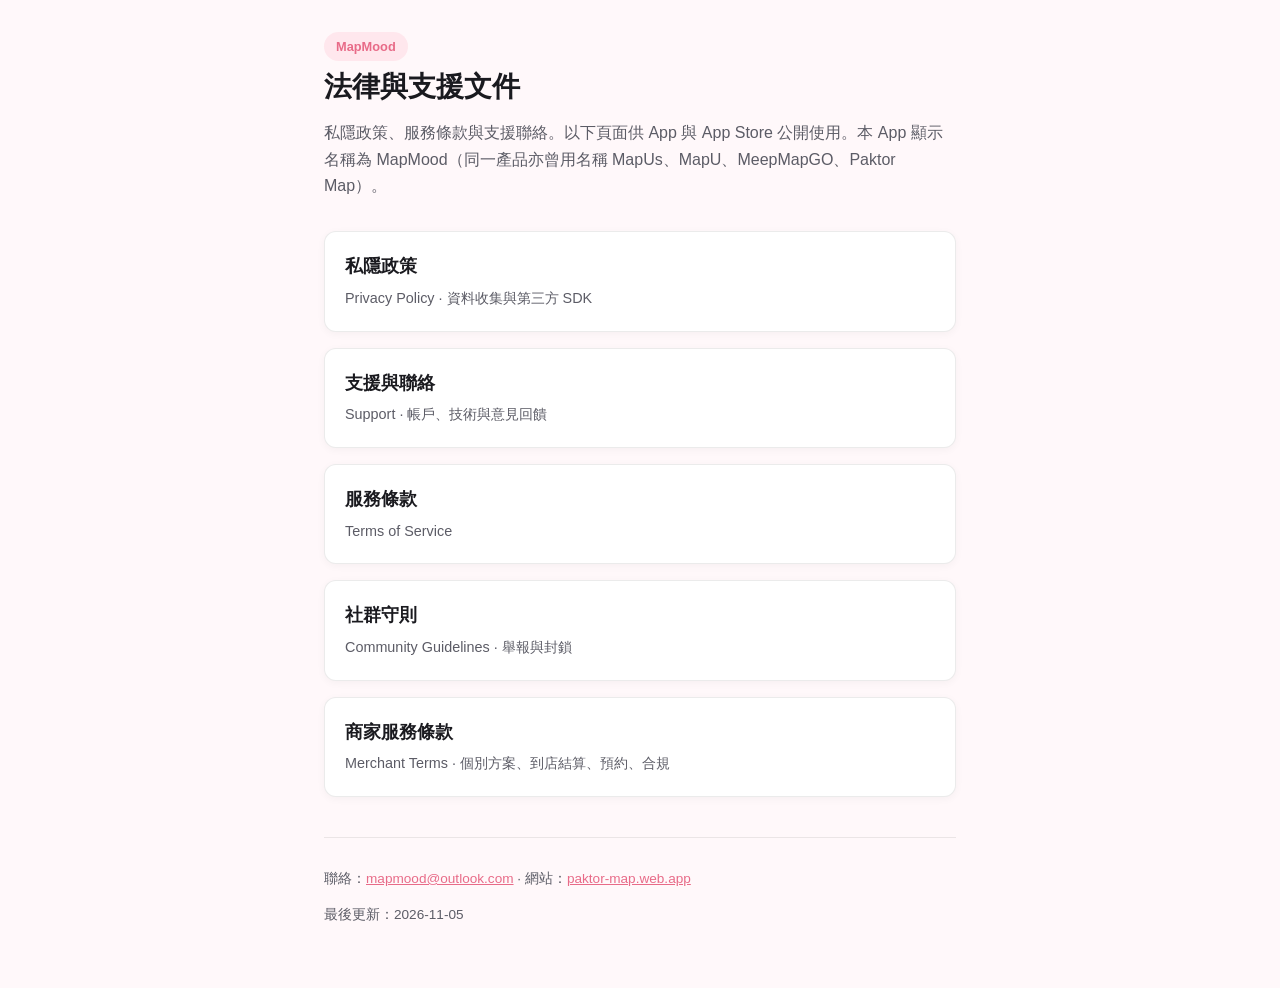
<file: index.html>
<!DOCTYPE html>
<html lang="zh-Hant">
<head>
  <meta charset="utf-8">
  <meta name="viewport" content="width=device-width, initial-scale=1">
  <title>MapMood — Legal</title>
  <link rel="stylesheet" href="legal/styles.css">
</head>
<body>
  <main class="wrap">
    <header>
      <p class="badge">MapMood</p>
      <h1>法律與支援文件</h1>
      <p class="lead">私隱政策、服務條款與支援聯絡。以下頁面供 App 與 App Store 公開使用。本 App 顯示名稱為 MapMood（同一產品亦曾用名稱 MapUs、MapU、MeepMapGO、Paktor Map）。</p>
    </header>
    <nav class="cards">
      <a class="card" href="legal/privacy.html">
        <h2>私隱政策</h2>
        <p>Privacy Policy · 資料收集與第三方 SDK</p>
      </a>
      <a class="card" href="legal/support.html">
        <h2>支援與聯絡</h2>
        <p>Support · 帳戶、技術與意見回饋</p>
      </a>
      <a class="card" href="legal/terms.html">
        <h2>服務條款</h2>
        <p>Terms of Service</p>
      </a>
      <a class="card" href="legal/community.html">
        <h2>社群守則</h2>
        <p>Community Guidelines · 舉報與封鎖</p>
      </a>
      <a class="card" href="legal/merchant-terms.html">
        <h2>商家服務條款</h2>
        <p>Merchant Terms · 個別方案、到店結算、預約、合規</p>
      </a>
    </nav>
    <footer>
      <p>聯絡：<a href="mailto:mapmood@outlook.com">mapmood@outlook.com</a> · 網站：<a href="https://paktor-map.web.app">paktor-map.web.app</a></p>
      <p>最後更新：2026-11-05</p>
    </footer>
  </main>
</body>
</html>
</file>
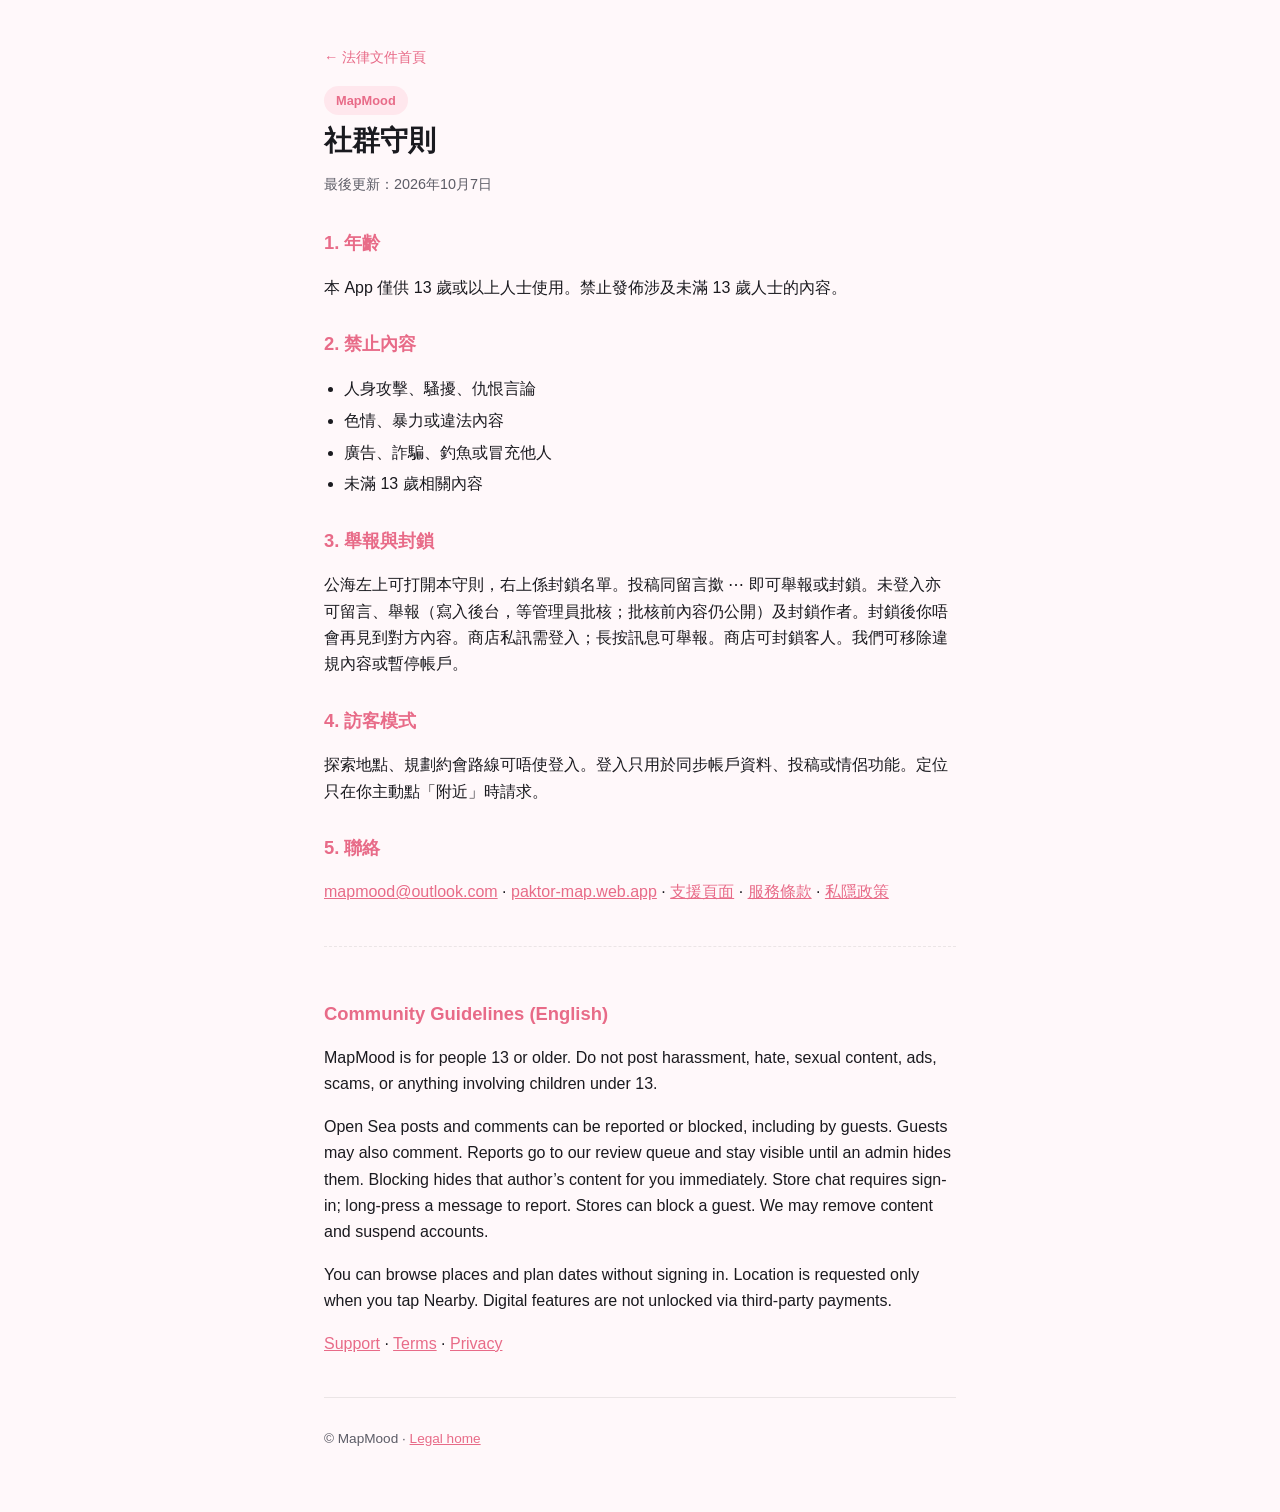
<file: legal/community.html>
<!DOCTYPE html>
<html lang="zh-Hant">
<head>
  <meta charset="utf-8">
  <meta name="viewport" content="width=device-width, initial-scale=1">
  <title>MapMood — 社群守則 · Community Guidelines</title>
  <link rel="stylesheet" href="styles.css">
</head>
<body>
  <main class="wrap">
    <p class="nav-top"><a href="../index.html">← 法律文件首頁</a></p>
    <header>
      <p class="badge">MapMood</p>
      <h1>社群守則</h1>
      <p class="updated">最後更新：2026年10月7日</p>
    </header>

    <section lang="zh-Hant">
      <h2>1. 年齡</h2>
      <p>本 App 僅供 13 歲或以上人士使用。禁止發佈涉及未滿 13 歲人士的內容。</p>

      <h2>2. 禁止內容</h2>
      <ul>
        <li>人身攻擊、騷擾、仇恨言論</li>
        <li>色情、暴力或違法內容</li>
        <li>廣告、詐騙、釣魚或冒充他人</li>
        <li>未滿 13 歲相關內容</li>
      </ul>

      <h2>3. 舉報與封鎖</h2>
      <p>公海左上可打開本守則，右上係封鎖名單。投稿同留言撳 ⋯ 即可舉報或封鎖。未登入亦可留言、舉報（寫入後台，等管理員批核；批核前內容仍公開）及封鎖作者。封鎖後你唔會再見到對方內容。商店私訊需登入；長按訊息可舉報。商店可封鎖客人。我們可移除違規內容或暫停帳戶。</p>

      <h2>4. 訪客模式</h2>
      <p>探索地點、規劃約會路線可唔使登入。登入只用於同步帳戶資料、投稿或情侶功能。定位只在你主動點「附近」時請求。</p>

      <h2>5. 聯絡</h2>
      <p><a href="mailto:mapmood@outlook.com">mapmood@outlook.com</a> · <a href="https://paktor-map.web.app">paktor-map.web.app</a> · <a href="support.html">支援頁面</a> · <a href="terms.html">服務條款</a> · <a href="privacy.html">私隱政策</a></p>
    </section>

    <section class="lang-block" lang="en">
      <h2>Community Guidelines (English)</h2>
      <p>MapMood is for people 13 or older. Do not post harassment, hate, sexual content, ads, scams, or anything involving children under 13.</p>
      <p>Open Sea posts and comments can be reported or blocked, including by guests. Guests may also comment. Reports go to our review queue and stay visible until an admin hides them. Blocking hides that author’s content for you immediately. Store chat requires sign-in; long-press a message to report. Stores can block a guest. We may remove content and suspend accounts.</p>
      <p>You can browse places and plan dates without signing in. Location is requested only when you tap Nearby. Digital features are not unlocked via third-party payments.</p>
      <p><a href="support.html">Support</a> · <a href="terms.html">Terms</a> · <a href="privacy.html">Privacy</a></p>
    </section>

    <footer>
      <p>© MapMood · <a href="../index.html">Legal home</a></p>
    </footer>
  </main>
</body>
</html>
</file>
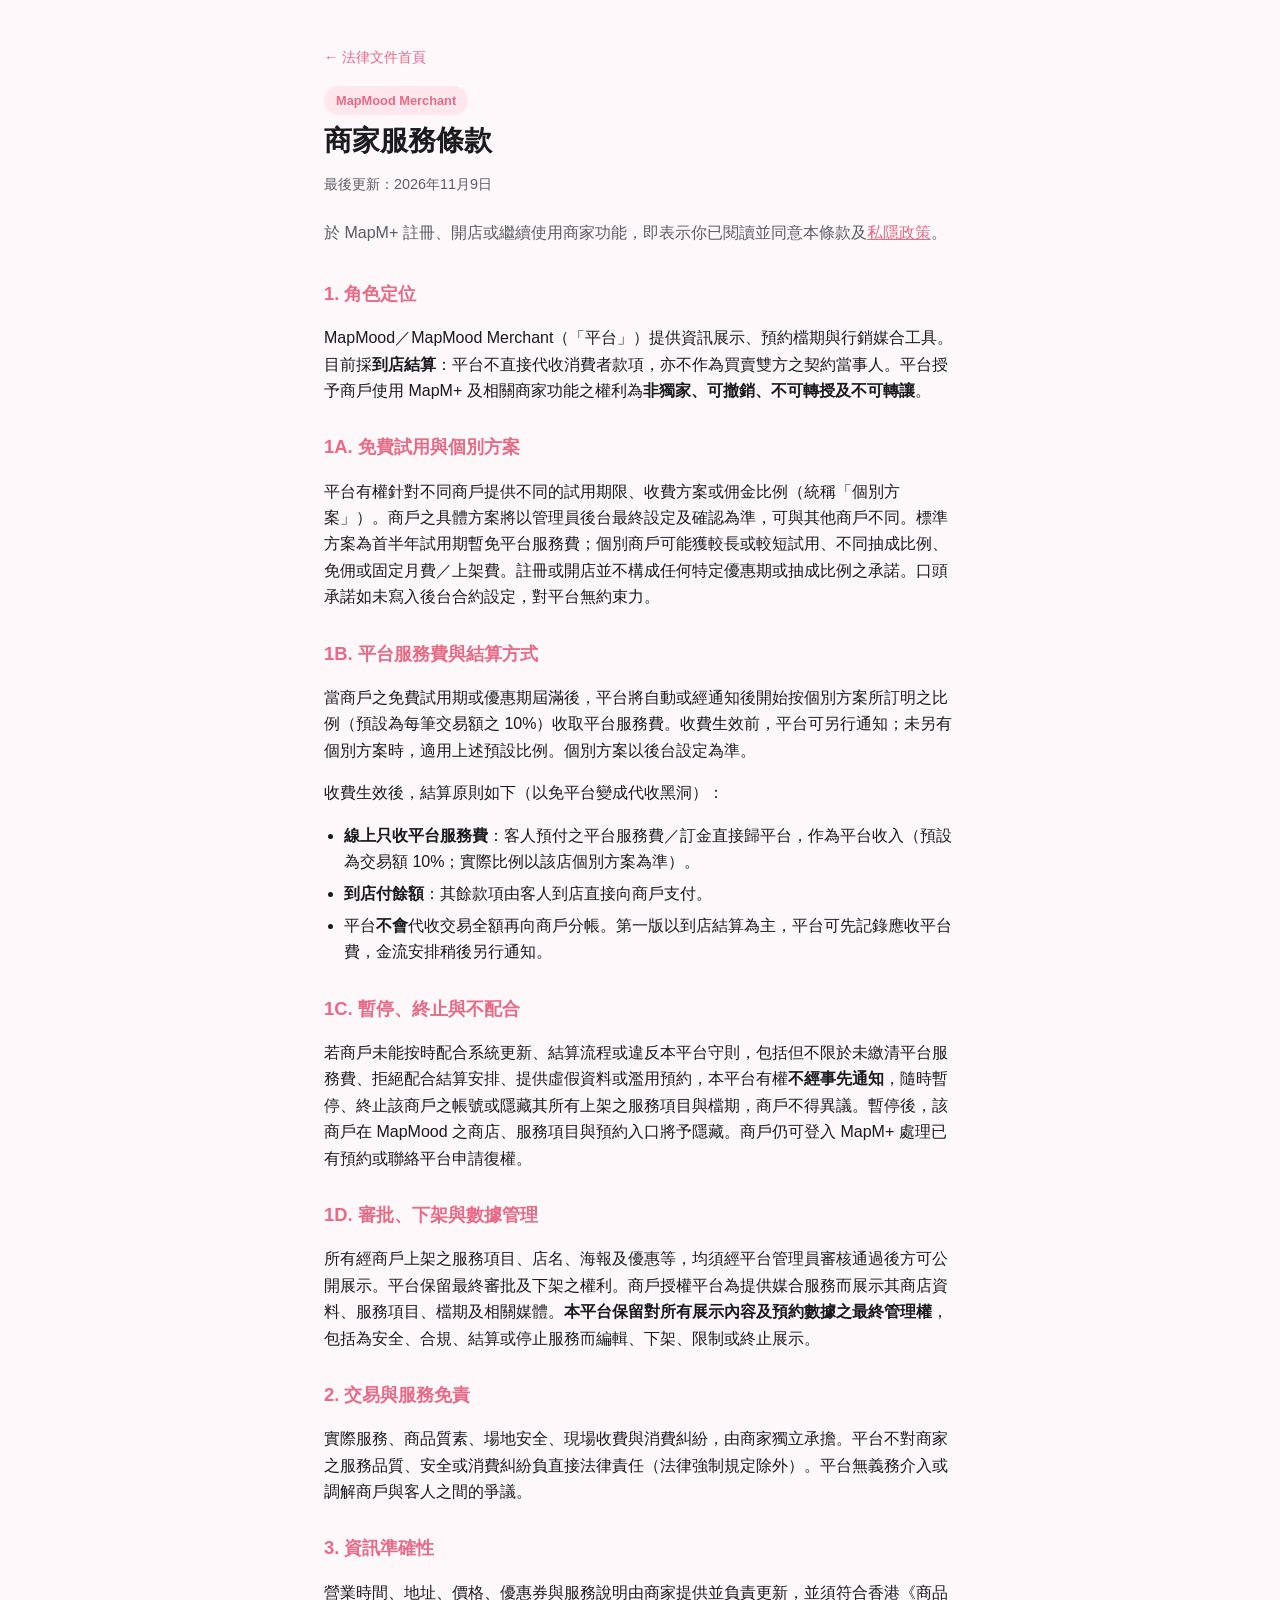
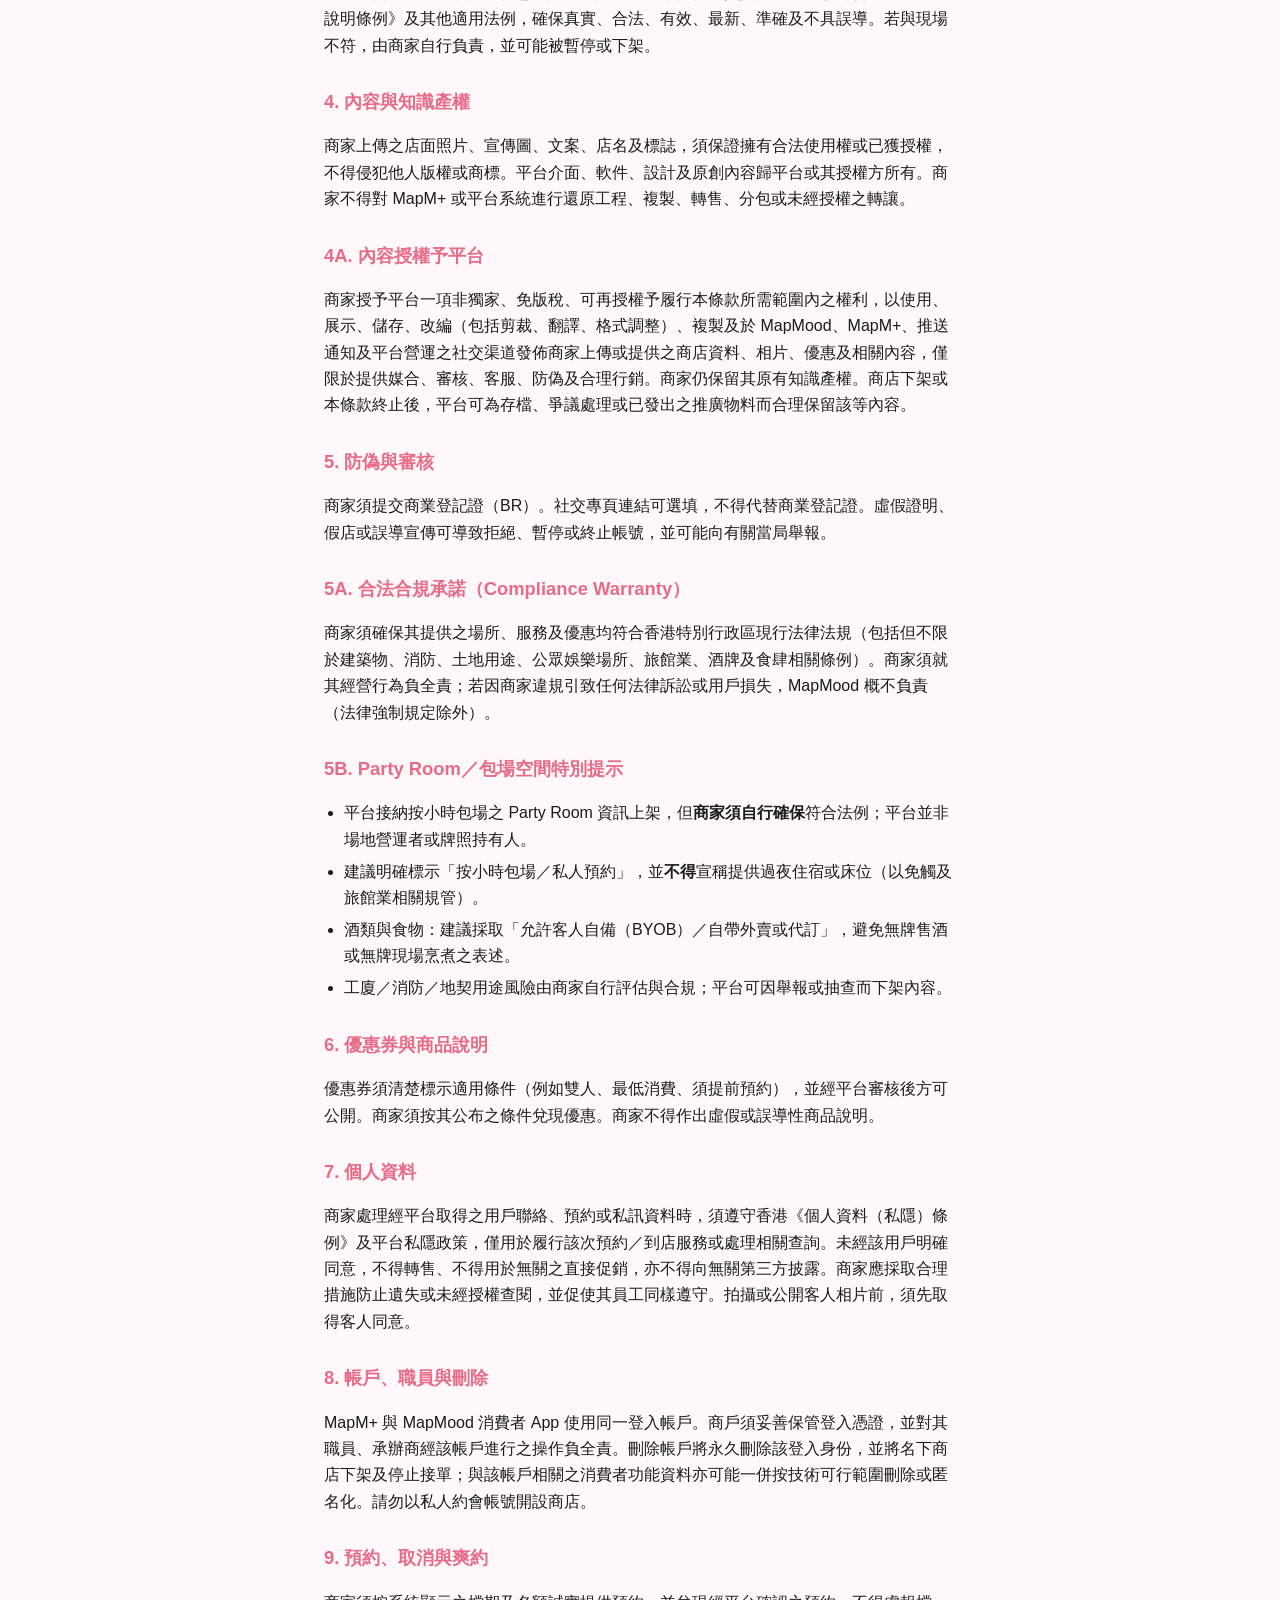
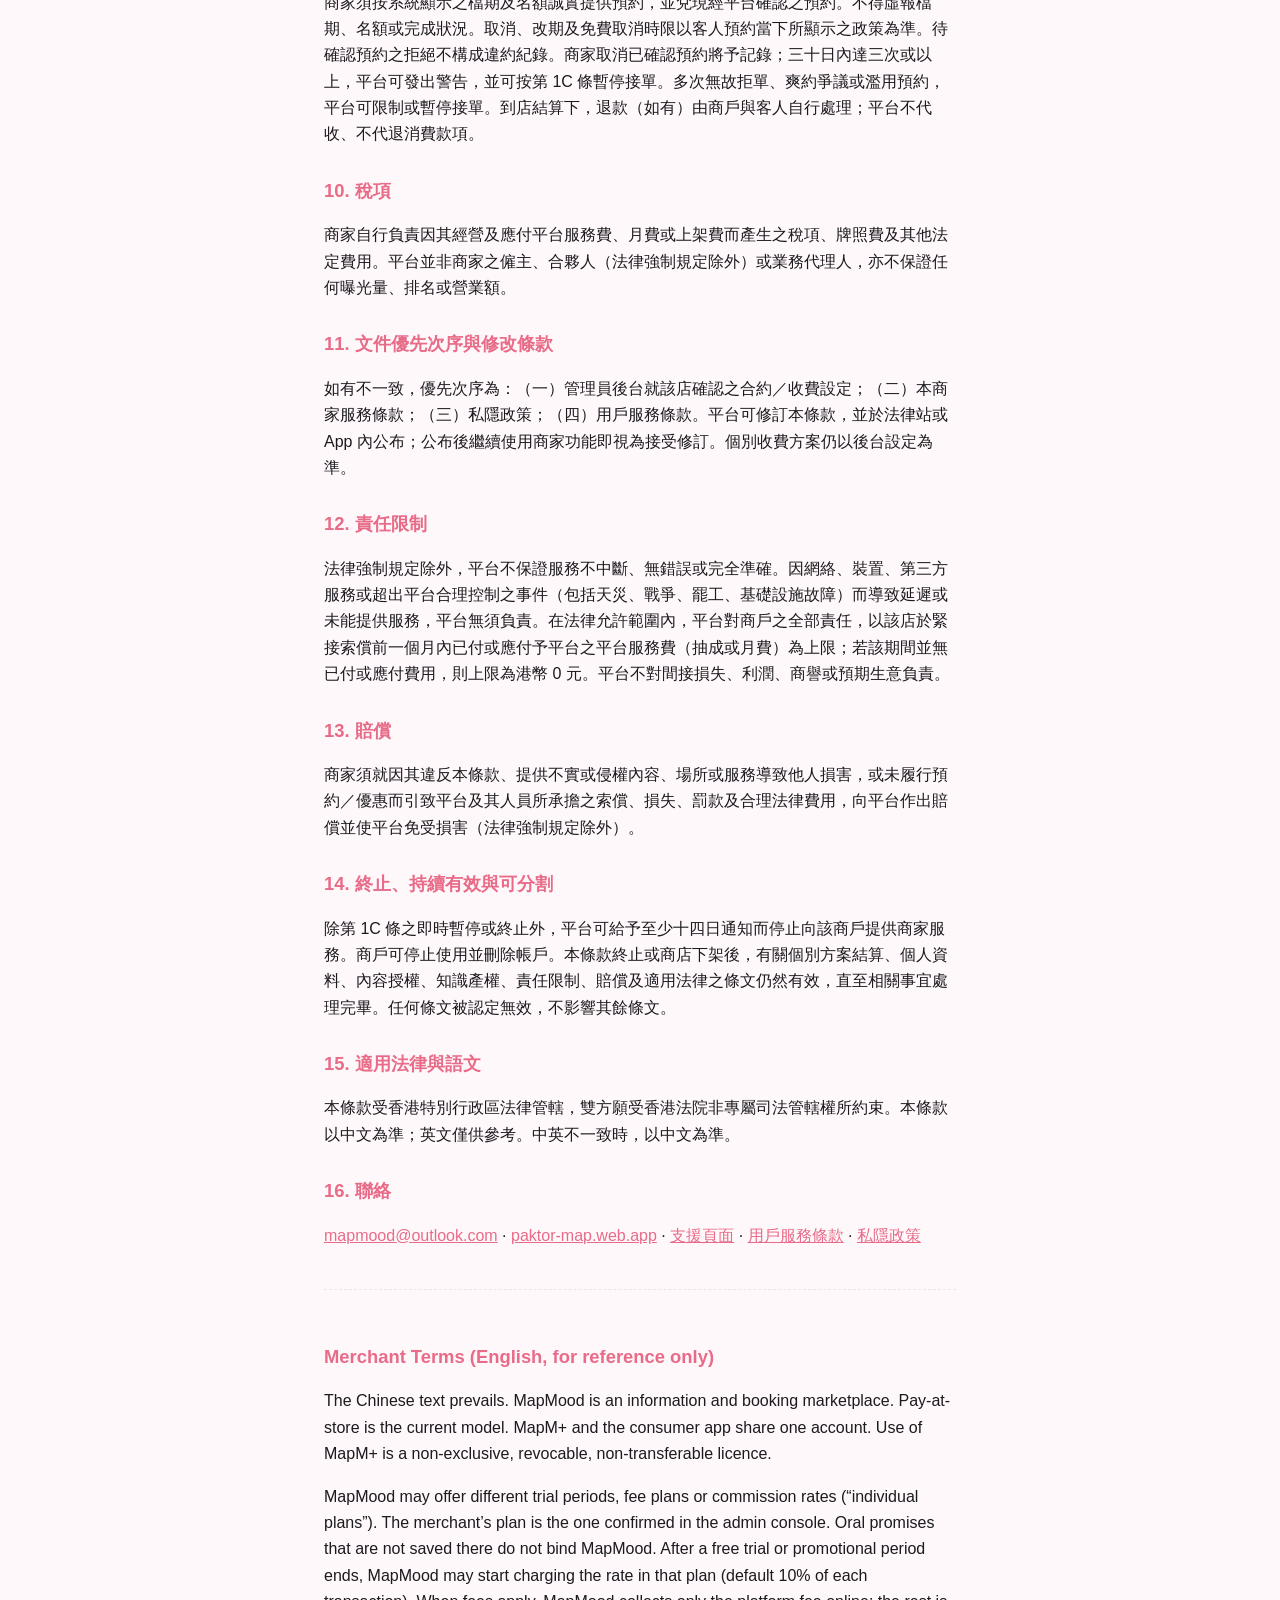
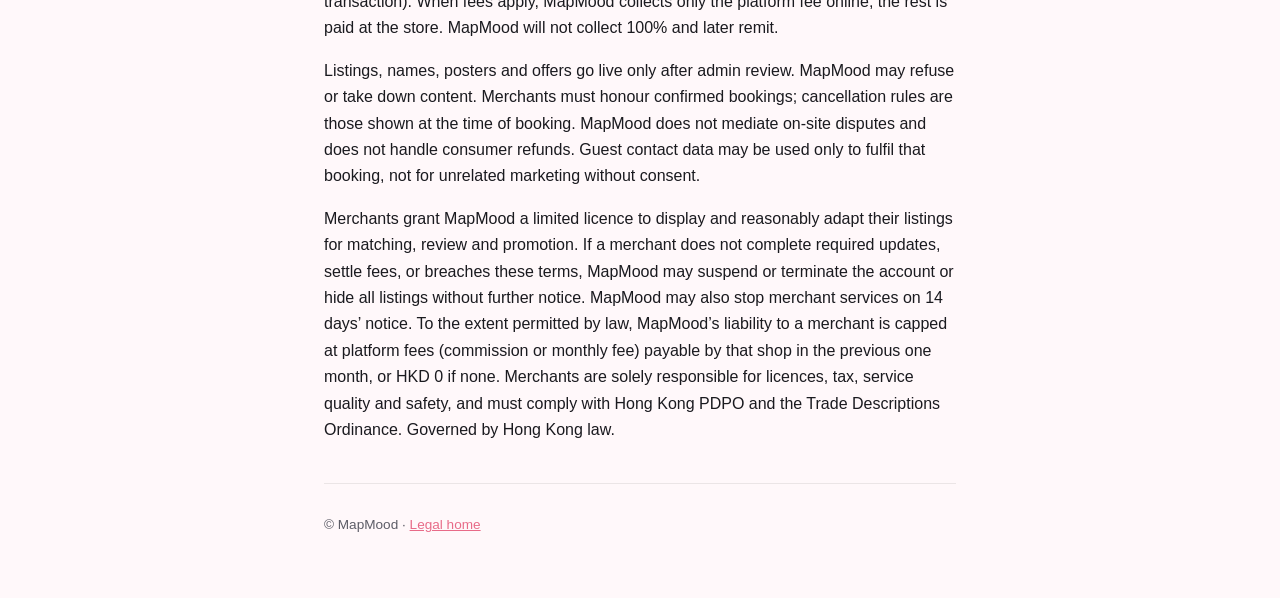
<file: legal/merchant-terms.html>
<!DOCTYPE html>
<html lang="zh-Hant">
<head>
  <meta charset="utf-8">
  <meta name="viewport" content="width=device-width, initial-scale=1">
  <title>MapMood — 商家服務條款 · Merchant Terms</title>
  <link rel="stylesheet" href="styles.css">
</head>
<body>
  <main class="wrap">
    <p class="nav-top"><a href="../index.html">← 法律文件首頁</a></p>
    <header>
      <p class="badge">MapMood Merchant</p>
      <h1>商家服務條款</h1>
      <p class="updated">最後更新：2026年11月9日</p>
      <p class="lead">於 MapM+ 註冊、開店或繼續使用商家功能，即表示你已閱讀並同意本條款及<a href="privacy.html">私隱政策</a>。</p>
    </header>

    <section lang="zh-Hant">
      <h2>1. 角色定位</h2>
      <p>MapMood／MapMood Merchant（「平台」）提供資訊展示、預約檔期與行銷媒合工具。目前採<strong>到店結算</strong>：平台不直接代收消費者款項，亦不作為買賣雙方之契約當事人。平台授予商戶使用 MapM+ 及相關商家功能之權利為<strong>非獨家、可撤銷、不可轉授及不可轉讓</strong>。</p>

      <h2>1A. 免費試用與個別方案</h2>
      <p>平台有權針對不同商戶提供不同的試用期限、收費方案或佣金比例（統稱「個別方案」）。商戶之具體方案將以管理員後台最終設定及確認為準，可與其他商戶不同。標準方案為首半年試用期暫免平台服務費；個別商戶可能獲較長或較短試用、不同抽成比例、免佣或固定月費／上架費。註冊或開店並不構成任何特定優惠期或抽成比例之承諾。口頭承諾如未寫入後台合約設定，對平台無約束力。</p>

      <h2>1B. 平台服務費與結算方式</h2>
      <p>當商戶之免費試用期或優惠期屆滿後，平台將自動或經通知後開始按個別方案所訂明之比例（預設為每筆交易額之 10%）收取平台服務費。收費生效前，平台可另行通知；未另有個別方案時，適用上述預設比例。個別方案以後台設定為準。</p>
      <p>收費生效後，結算原則如下（以免平台變成代收黑洞）：</p>
      <ul>
        <li><strong>線上只收平台服務費</strong>：客人預付之平台服務費／訂金直接歸平台，作為平台收入（預設為交易額 10%；實際比例以該店個別方案為準）。</li>
        <li><strong>到店付餘額</strong>：其餘款項由客人到店直接向商戶支付。</li>
        <li>平台<strong>不會</strong>代收交易全額再向商戶分帳。第一版以到店結算為主，平台可先記錄應收平台費，金流安排稍後另行通知。</li>
      </ul>

      <h2>1C. 暫停、終止與不配合</h2>
      <p>若商戶未能按時配合系統更新、結算流程或違反本平台守則，包括但不限於未繳清平台服務費、拒絕配合結算安排、提供虛假資料或濫用預約，本平台有權<strong>不經事先通知</strong>，隨時暫停、終止該商戶之帳號或隱藏其所有上架之服務項目與檔期，商戶不得異議。暫停後，該商戶在 MapMood 之商店、服務項目與預約入口將予隱藏。商戶仍可登入 MapM+ 處理已有預約或聯絡平台申請復權。</p>

      <h2>1D. 審批、下架與數據管理</h2>
      <p>所有經商戶上架之服務項目、店名、海報及優惠等，均須經平台管理員審核通過後方可公開展示。平台保留最終審批及下架之權利。商戶授權平台為提供媒合服務而展示其商店資料、服務項目、檔期及相關媒體。<strong>本平台保留對所有展示內容及預約數據之最終管理權</strong>，包括為安全、合規、結算或停止服務而編輯、下架、限制或終止展示。</p>

      <h2>2. 交易與服務免責</h2>
      <p>實際服務、商品質素、場地安全、現場收費與消費糾紛，由商家獨立承擔。平台不對商家之服務品質、安全或消費糾紛負直接法律責任（法律強制規定除外）。平台無義務介入或調解商戶與客人之間的爭議。</p>

      <h2>3. 資訊準確性</h2>
      <p>營業時間、地址、價格、優惠券與服務說明由商家提供並負責更新，並須符合香港《商品說明條例》及其他適用法例，確保真實、合法、有效、最新、準確及不具誤導。若與現場不符，由商家自行負責，並可能被暫停或下架。</p>

      <h2>4. 內容與知識產權</h2>
      <p>商家上傳之店面照片、宣傳圖、文案、店名及標誌，須保證擁有合法使用權或已獲授權，不得侵犯他人版權或商標。平台介面、軟件、設計及原創內容歸平台或其授權方所有。商家不得對 MapM+ 或平台系統進行還原工程、複製、轉售、分包或未經授權之轉讓。</p>

      <h2>4A. 內容授權予平台</h2>
      <p>商家授予平台一項非獨家、免版稅、可再授權予履行本條款所需範圍內之權利，以使用、展示、儲存、改編（包括剪裁、翻譯、格式調整）、複製及於 MapMood、MapM+、推送通知及平台營運之社交渠道發佈商家上傳或提供之商店資料、相片、優惠及相關內容，僅限於提供媒合、審核、客服、防偽及合理行銷。商家仍保留其原有知識產權。商店下架或本條款終止後，平台可為存檔、爭議處理或已發出之推廣物料而合理保留該等內容。</p>

      <h2>5. 防偽與審核</h2>
      <p>商家須提交商業登記證（BR）。社交專頁連結可選填，不得代替商業登記證。虛假證明、假店或誤導宣傳可導致拒絕、暫停或終止帳號，並可能向有關當局舉報。</p>

      <h2>5A. 合法合規承諾（Compliance Warranty）</h2>
      <p>商家須確保其提供之場所、服務及優惠均符合香港特別行政區現行法律法規（包括但不限於建築物、消防、土地用途、公眾娛樂場所、旅館業、酒牌及食肆相關條例）。商家須就其經營行為負全責；若因商家違規引致任何法律訴訟或用戶損失，MapMood 概不負責（法律強制規定除外）。</p>

      <h2>5B. Party Room／包場空間特別提示</h2>
      <ul>
        <li>平台接納按小時包場之 Party Room 資訊上架，但<strong>商家須自行確保</strong>符合法例；平台並非場地營運者或牌照持有人。</li>
        <li>建議明確標示「按小時包場／私人預約」，並<strong>不得</strong>宣稱提供過夜住宿或床位（以免觸及旅館業相關規管）。</li>
        <li>酒類與食物：建議採取「允許客人自備（BYOB）／自帶外賣或代訂」，避免無牌售酒或無牌現場烹煮之表述。</li>
        <li>工廈／消防／地契用途風險由商家自行評估與合規；平台可因舉報或抽查而下架內容。</li>
      </ul>

      <h2>6. 優惠券與商品說明</h2>
      <p>優惠券須清楚標示適用條件（例如雙人、最低消費、須提前預約），並經平台審核後方可公開。商家須按其公布之條件兌現優惠。商家不得作出虛假或誤導性商品說明。</p>

      <h2>7. 個人資料</h2>
      <p>商家處理經平台取得之用戶聯絡、預約或私訊資料時，須遵守香港《個人資料（私隱）條例》及平台私隱政策，僅用於履行該次預約／到店服務或處理相關查詢。未經該用戶明確同意，不得轉售、不得用於無關之直接促銷，亦不得向無關第三方披露。商家應採取合理措施防止遺失或未經授權查閱，並促使其員工同樣遵守。拍攝或公開客人相片前，須先取得客人同意。</p>

      <h2>8. 帳戶、職員與刪除</h2>
      <p>MapM+ 與 MapMood 消費者 App 使用同一登入帳戶。商戶須妥善保管登入憑證，並對其職員、承辦商經該帳戶進行之操作負全責。刪除帳戶將永久刪除該登入身份，並將名下商店下架及停止接單；與該帳戶相關之消費者功能資料亦可能一併按技術可行範圍刪除或匿名化。請勿以私人約會帳號開設商店。</p>

      <h2>9. 預約、取消與爽約</h2>
      <p>商家須按系統顯示之檔期及名額誠實提供預約，並兌現經平台確認之預約。不得虛報檔期、名額或完成狀況。取消、改期及免費取消時限以客人預約當下所顯示之政策為準。待確認預約之拒絕不構成違約紀錄。商家取消已確認預約將予記錄；三十日內達三次或以上，平台可發出警告，並可按第 1C 條暫停接單。多次無故拒單、爽約爭議或濫用預約，平台可限制或暫停接單。到店結算下，退款（如有）由商戶與客人自行處理；平台不代收、不代退消費款項。</p>

      <h2>10. 稅項</h2>
      <p>商家自行負責因其經營及應付平台服務費、月費或上架費而產生之稅項、牌照費及其他法定費用。平台並非商家之僱主、合夥人（法律強制規定除外）或業務代理人，亦不保證任何曝光量、排名或營業額。</p>

      <h2>11. 文件優先次序與修改條款</h2>
      <p>如有不一致，優先次序為：（一）管理員後台就該店確認之合約／收費設定；（二）本商家服務條款；（三）私隱政策；（四）用戶服務條款。平台可修訂本條款，並於法律站或 App 內公布；公布後繼續使用商家功能即視為接受修訂。個別收費方案仍以後台設定為準。</p>

      <h2>12. 責任限制</h2>
      <p>法律強制規定除外，平台不保證服務不中斷、無錯誤或完全準確。因網絡、裝置、第三方服務或超出平台合理控制之事件（包括天災、戰爭、罷工、基礎設施故障）而導致延遲或未能提供服務，平台無須負責。在法律允許範圍內，平台對商戶之全部責任，以該店於緊接索償前一個月內已付或應付予平台之平台服務費（抽成或月費）為上限；若該期間並無已付或應付費用，則上限為港幣 0 元。平台不對間接損失、利潤、商譽或預期生意負責。</p>

      <h2>13. 賠償</h2>
      <p>商家須就因其違反本條款、提供不實或侵權內容、場所或服務導致他人損害，或未履行預約／優惠而引致平台及其人員所承擔之索償、損失、罰款及合理法律費用，向平台作出賠償並使平台免受損害（法律強制規定除外）。</p>

      <h2>14. 終止、持續有效與可分割</h2>
      <p>除第 1C 條之即時暫停或終止外，平台可給予至少十四日通知而停止向該商戶提供商家服務。商戶可停止使用並刪除帳戶。本條款終止或商店下架後，有關個別方案結算、個人資料、內容授權、知識產權、責任限制、賠償及適用法律之條文仍然有效，直至相關事宜處理完畢。任何條文被認定無效，不影響其餘條文。</p>

      <h2>15. 適用法律與語文</h2>
      <p>本條款受香港特別行政區法律管轄，雙方願受香港法院非專屬司法管轄權所約束。本條款以中文為準；英文僅供參考。中英不一致時，以中文為準。</p>

      <h2>16. 聯絡</h2>
      <p><a href="mailto:mapmood@outlook.com">mapmood@outlook.com</a> · <a href="https://paktor-map.web.app">paktor-map.web.app</a> · <a href="support.html">支援頁面</a> · <a href="terms.html">用戶服務條款</a> · <a href="privacy.html">私隱政策</a></p>
    </section>

    <section class="lang-block" lang="en">
      <h2>Merchant Terms (English, for reference only)</h2>
      <p>The Chinese text prevails. MapMood is an information and booking marketplace. Pay-at-store is the current model. MapM+ and the consumer app share one account. Use of MapM+ is a non-exclusive, revocable, non-transferable licence.</p>
      <p>MapMood may offer different trial periods, fee plans or commission rates (“individual plans”). The merchant’s plan is the one confirmed in the admin console. Oral promises that are not saved there do not bind MapMood. After a free trial or promotional period ends, MapMood may start charging the rate in that plan (default 10% of each transaction). When fees apply, MapMood collects only the platform fee online; the rest is paid at the store. MapMood will not collect 100% and later remit.</p>
      <p>Listings, names, posters and offers go live only after admin review. MapMood may refuse or take down content. Merchants must honour confirmed bookings; cancellation rules are those shown at the time of booking. MapMood does not mediate on-site disputes and does not handle consumer refunds. Guest contact data may be used only to fulfil that booking, not for unrelated marketing without consent.</p>
      <p>Merchants grant MapMood a limited licence to display and reasonably adapt their listings for matching, review and promotion. If a merchant does not complete required updates, settle fees, or breaches these terms, MapMood may suspend or terminate the account or hide all listings without further notice. MapMood may also stop merchant services on 14 days’ notice. To the extent permitted by law, MapMood’s liability to a merchant is capped at platform fees (commission or monthly fee) payable by that shop in the previous one month, or HKD 0 if none. Merchants are solely responsible for licences, tax, service quality and safety, and must comply with Hong Kong PDPO and the Trade Descriptions Ordinance. Governed by Hong Kong law.</p>
    </section>

    <footer>
      <p>© MapMood · <a href="../index.html">Legal home</a></p>
    </footer>
  </main>
</body>
</html>
</file>
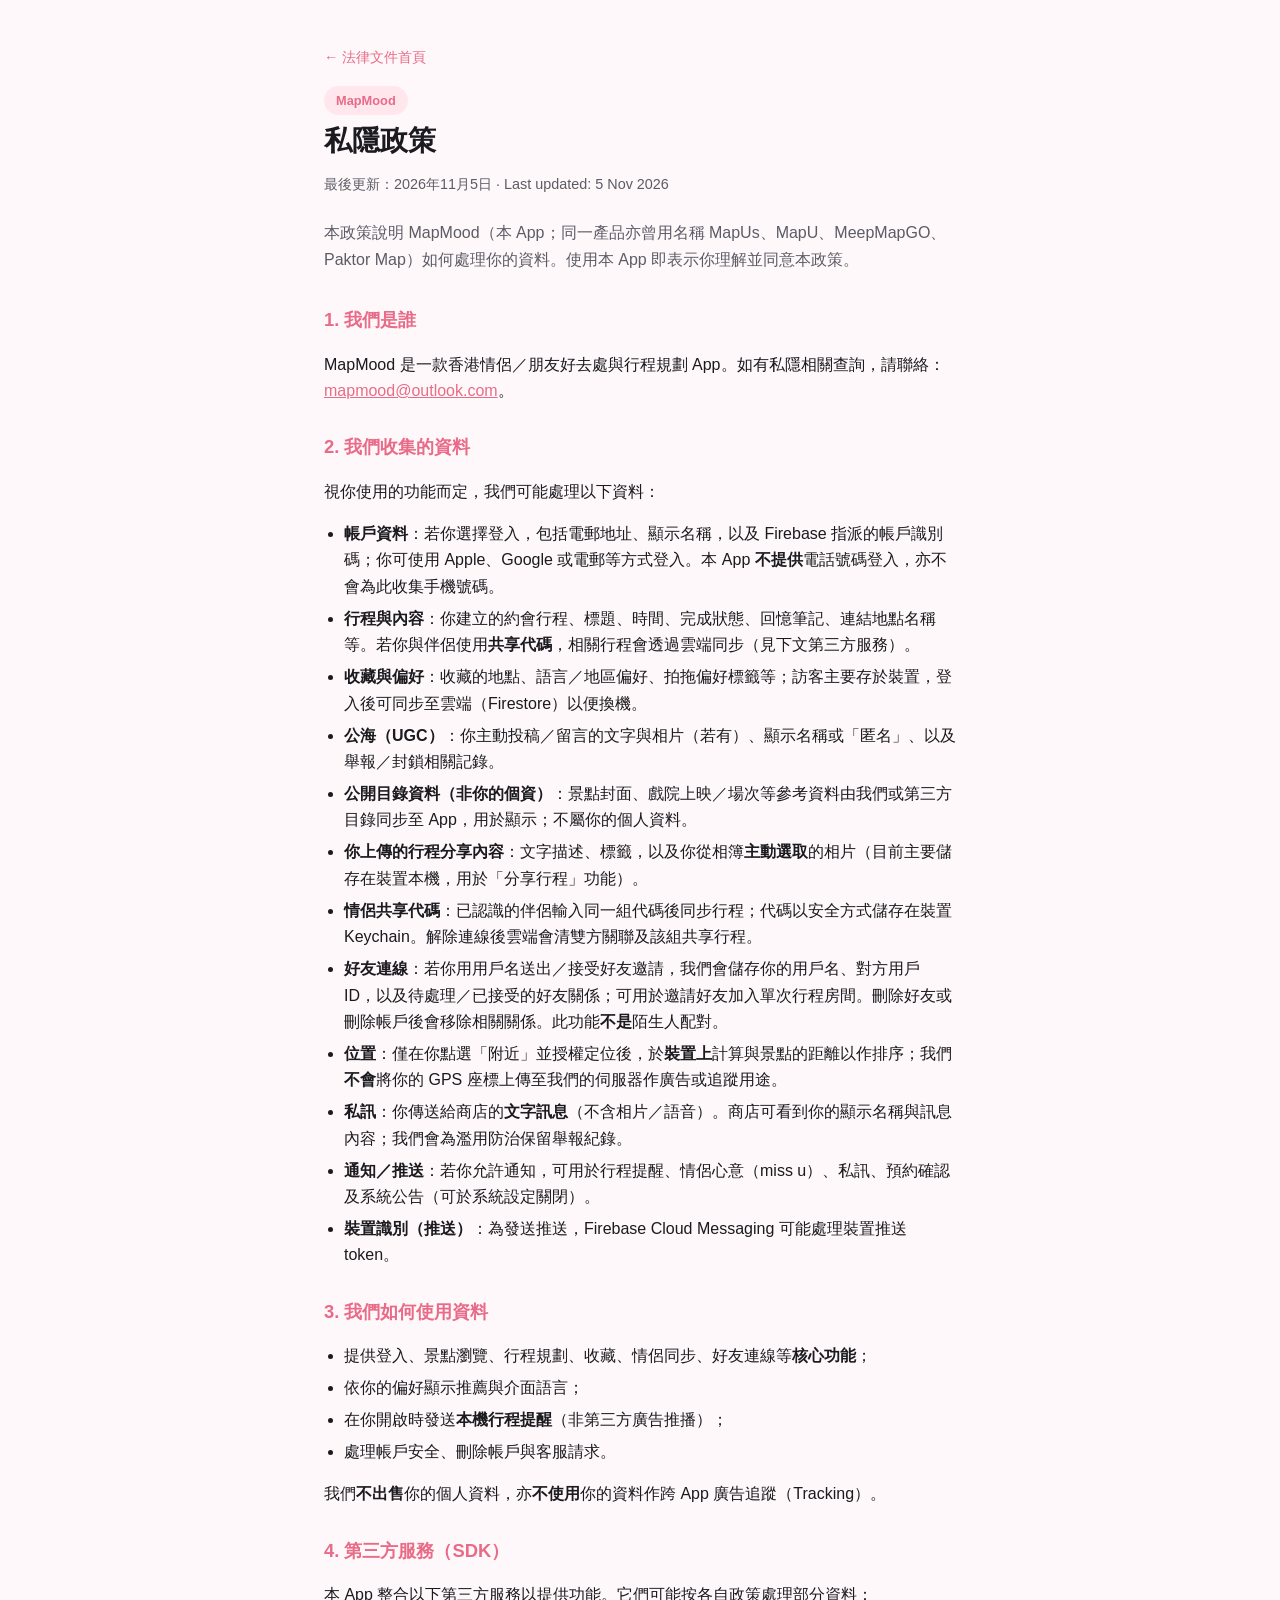
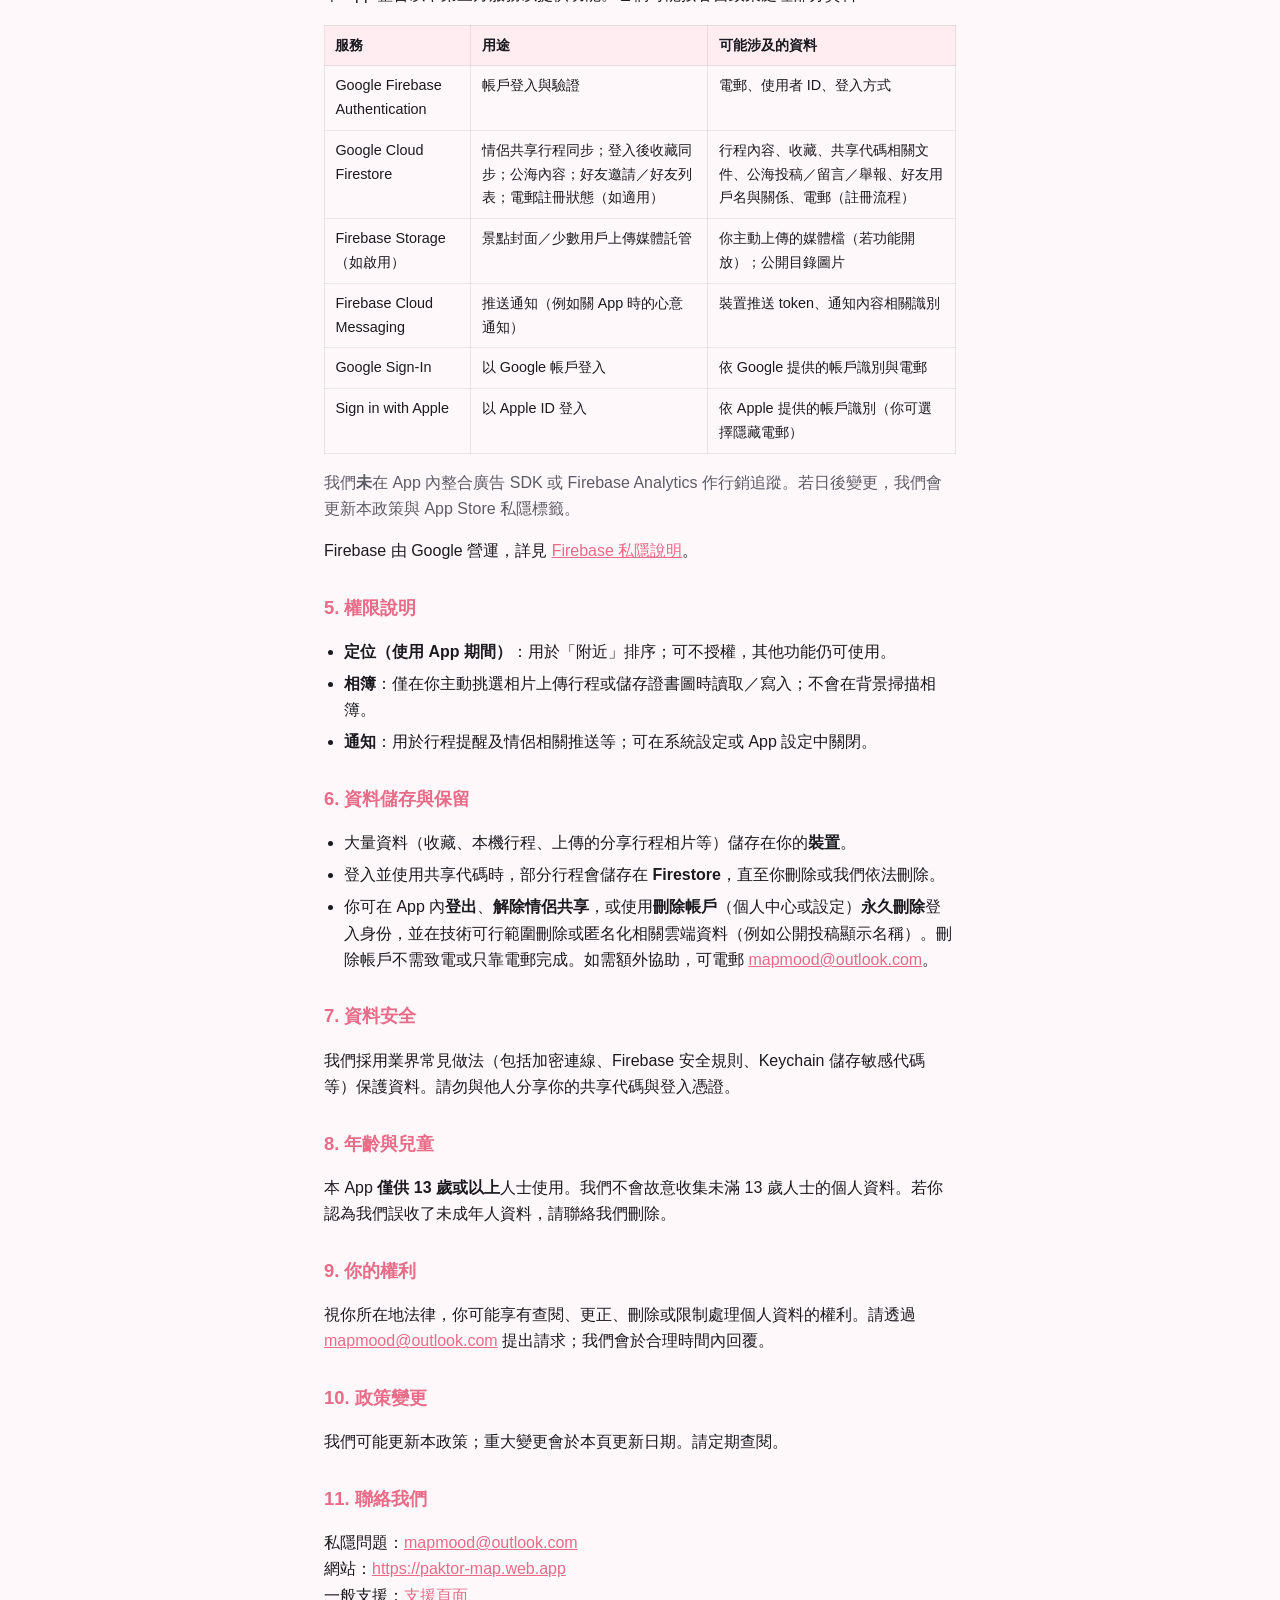
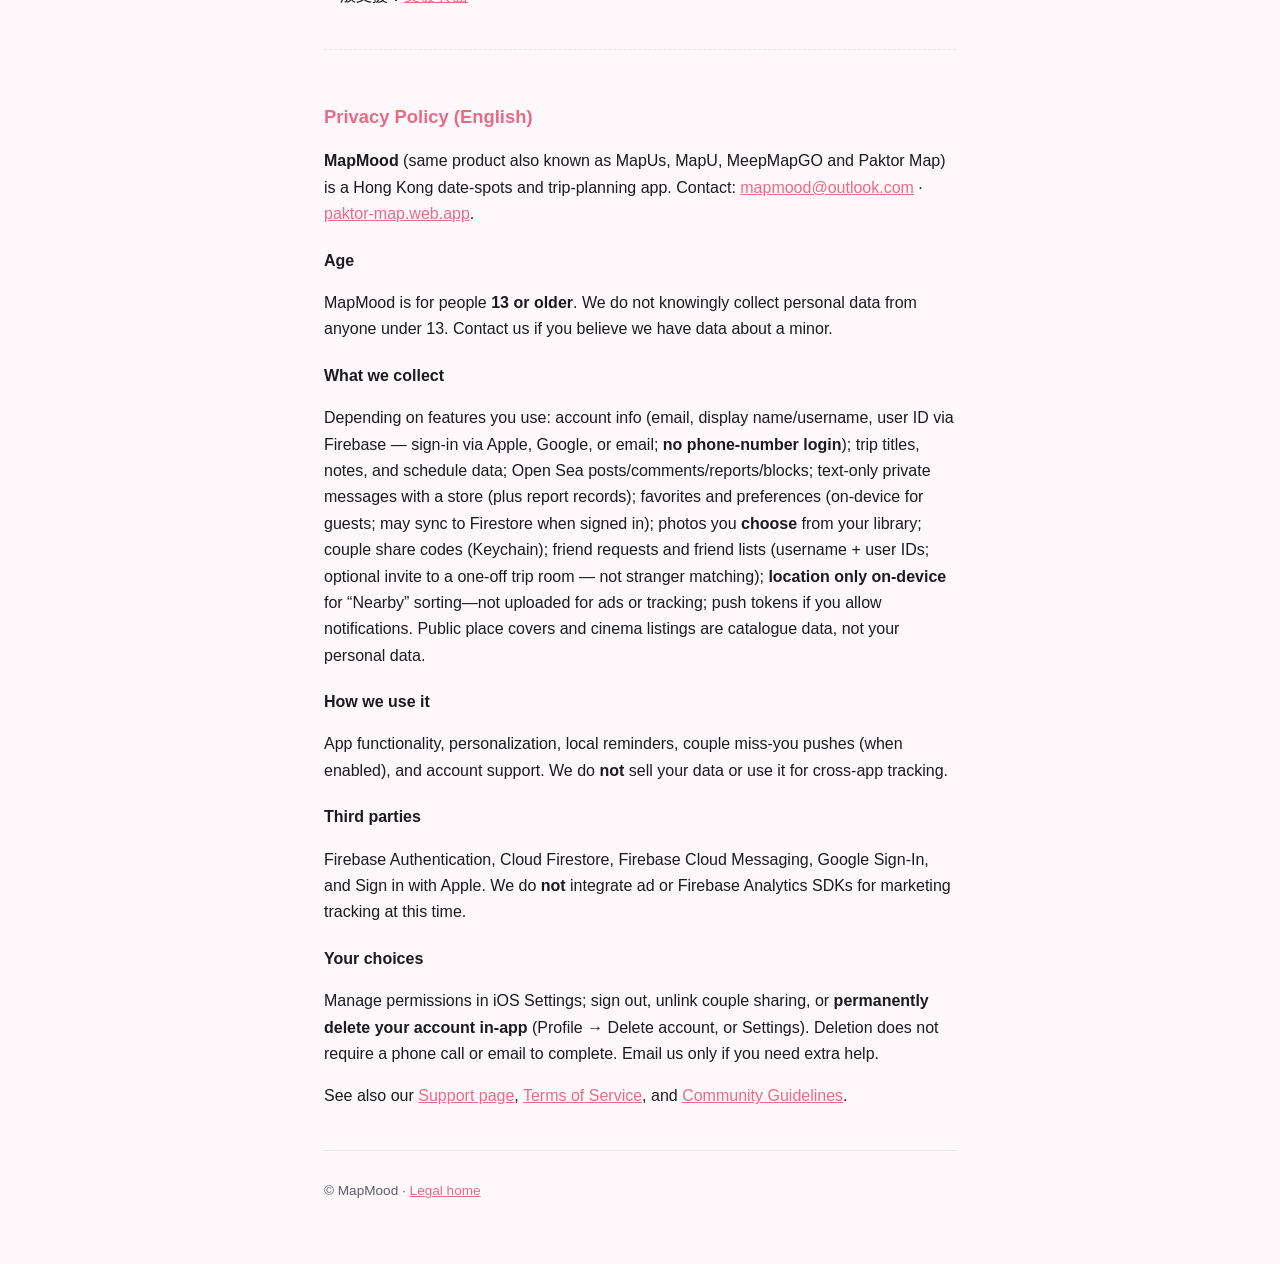
<file: legal/privacy.html>
<!DOCTYPE html>
<html lang="zh-Hant">
<head>
  <meta charset="utf-8">
  <meta name="viewport" content="width=device-width, initial-scale=1">
  <title>MapMood — 私隱政策 · Privacy Policy</title>
  <link rel="stylesheet" href="styles.css">
</head>
<body>
  <main class="wrap">
    <p class="nav-top"><a href="../index.html">← 法律文件首頁</a></p>
    <header>
      <p class="badge">MapMood</p>
      <h1>私隱政策</h1>
      <p class="updated">最後更新：2026年11月5日 · Last updated: 5 Nov 2026</p>
      <p class="lead">本政策說明 MapMood（本 App；同一產品亦曾用名稱 MapUs、MapU、MeepMapGO、Paktor Map）如何處理你的資料。使用本 App 即表示你理解並同意本政策。</p>
    </header>

    <section lang="zh-Hant">
      <h2>1. 我們是誰</h2>
      <p>MapMood 是一款香港情侶／朋友好去處與行程規劃 App。如有私隱相關查詢，請聯絡：<a href="mailto:mapmood@outlook.com">mapmood@outlook.com</a>。</p>

      <h2>2. 我們收集的資料</h2>
      <p>視你使用的功能而定，我們可能處理以下資料：</p>
      <ul>
        <li><strong>帳戶資料</strong>：若你選擇登入，包括電郵地址、顯示名稱，以及 Firebase 指派的帳戶識別碼；你可使用 Apple、Google 或電郵等方式登入。本 App <strong>不提供</strong>電話號碼登入，亦不會為此收集手機號碼。</li>
        <li><strong>行程與內容</strong>：你建立的約會行程、標題、時間、完成狀態、回憶筆記、連結地點名稱等。若你與伴侶使用<strong>共享代碼</strong>，相關行程會透過雲端同步（見下文第三方服務）。</li>
        <li><strong>收藏與偏好</strong>：收藏的地點、語言／地區偏好、拍拖偏好標籤等；訪客主要存於裝置，登入後可同步至雲端（Firestore）以便換機。</li>
        <li><strong>公海（UGC）</strong>：你主動投稿／留言的文字與相片（若有）、顯示名稱或「匿名」、以及舉報／封鎖相關記錄。</li>
        <li><strong>公開目錄資料（非你的個資）</strong>：景點封面、戲院上映／場次等參考資料由我們或第三方目錄同步至 App，用於顯示；不屬你的個人資料。</li>
        <li><strong>你上傳的行程分享內容</strong>：文字描述、標籤，以及你從相簿<strong>主動選取</strong>的相片（目前主要儲存在裝置本機，用於「分享行程」功能）。</li>
        <li><strong>情侶共享代碼</strong>：已認識的伴侶輸入同一組代碼後同步行程；代碼以安全方式儲存在裝置 Keychain。解除連線後雲端會清雙方關聯及該組共享行程。</li>
        <li><strong>好友連線</strong>：若你用用戶名送出／接受好友邀請，我們會儲存你的用戶名、對方用戶 ID，以及待處理／已接受的好友關係；可用於邀請好友加入單次行程房間。刪除好友或刪除帳戶後會移除相關關係。此功能<strong>不是</strong>陌生人配對。</li>
        <li><strong>位置</strong>：僅在你點選「附近」並授權定位後，於<strong>裝置上</strong>計算與景點的距離以作排序；我們<strong>不會</strong>將你的 GPS 座標上傳至我們的伺服器作廣告或追蹤用途。</li>
        <li><strong>私訊</strong>：你傳送給商店的<strong>文字訊息</strong>（不含相片／語音）。商店可看到你的顯示名稱與訊息內容；我們會為濫用防治保留舉報紀錄。</li>
        <li><strong>通知／推送</strong>：若你允許通知，可用於行程提醒、情侶心意（miss u）、私訊、預約確認及系統公告（可於系統設定關閉）。</li>
        <li><strong>裝置識別（推送）</strong>：為發送推送，Firebase Cloud Messaging 可能處理裝置推送 token。</li>
      </ul>

      <h2>3. 我們如何使用資料</h2>
      <ul>
        <li>提供登入、景點瀏覽、行程規劃、收藏、情侶同步、好友連線等<strong>核心功能</strong>；</li>
        <li>依你的偏好顯示推薦與介面語言；</li>
        <li>在你開啟時發送<strong>本機行程提醒</strong>（非第三方廣告推播）；</li>
        <li>處理帳戶安全、刪除帳戶與客服請求。</li>
      </ul>
      <p>我們<strong>不出售</strong>你的個人資料，亦<strong>不使用</strong>你的資料作跨 App 廣告追蹤（Tracking）。</p>

      <h2>4. 第三方服務（SDK）</h2>
      <p>本 App 整合以下第三方服務以提供功能。它們可能按各自政策處理部分資料：</p>
      <table class="sdk">
        <thead>
          <tr><th>服務</th><th>用途</th><th>可能涉及的資料</th></tr>
        </thead>
        <tbody>
          <tr>
            <td>Google Firebase Authentication</td>
            <td>帳戶登入與驗證</td>
            <td>電郵、使用者 ID、登入方式</td>
          </tr>
          <tr>
            <td>Google Cloud Firestore</td>
            <td>情侶共享行程同步；登入後收藏同步；公海內容；好友邀請／好友列表；電郵註冊狀態（如適用）</td>
            <td>行程內容、收藏、共享代碼相關文件、公海投稿／留言／舉報、好友用戶名與關係、電郵（註冊流程）</td>
          </tr>
          <tr>
            <td>Firebase Storage（如啟用）</td>
            <td>景點封面／少數用戶上傳媒體託管</td>
            <td>你主動上傳的媒體檔（若功能開放）；公開目錄圖片</td>
          </tr>
          <tr>
            <td>Firebase Cloud Messaging</td>
            <td>推送通知（例如關 App 時的心意通知）</td>
            <td>裝置推送 token、通知內容相關識別</td>
          </tr>
          <tr>
            <td>Google Sign-In</td>
            <td>以 Google 帳戶登入</td>
            <td>依 Google 提供的帳戶識別與電郵</td>
          </tr>
          <tr>
            <td>Sign in with Apple</td>
            <td>以 Apple ID 登入</td>
            <td>依 Apple 提供的帳戶識別（你可選擇隱藏電郵）</td>
          </tr>
        </tbody>
      </table>
      <p class="muted">我們<strong>未</strong>在 App 內整合廣告 SDK 或 Firebase Analytics 作行銷追蹤。若日後變更，我們會更新本政策與 App Store 私隱標籤。</p>
      <p>Firebase 由 Google 營運，詳見 <a href="https://firebase.google.com/support/privacy" rel="noopener noreferrer">Firebase 私隱說明</a>。</p>

      <h2>5. 權限說明</h2>
      <ul>
        <li><strong>定位（使用 App 期間）</strong>：用於「附近」排序；可不授權，其他功能仍可使用。</li>
        <li><strong>相簿</strong>：僅在你主動挑選相片上傳行程或儲存證書圖時讀取／寫入；不會在背景掃描相簿。</li>
        <li><strong>通知</strong>：用於行程提醒及情侶相關推送等；可在系統設定或 App 設定中關閉。</li>
      </ul>

      <h2>6. 資料儲存與保留</h2>
      <ul>
        <li>大量資料（收藏、本機行程、上傳的分享行程相片等）儲存在你的<strong>裝置</strong>。</li>
        <li>登入並使用共享代碼時，部分行程會儲存在 <strong>Firestore</strong>，直至你刪除或我們依法刪除。</li>
        <li>你可在 App 內<strong>登出</strong>、<strong>解除情侶共享</strong>，或使用<strong>刪除帳戶</strong>（個人中心或設定）<strong>永久刪除</strong>登入身份，並在技術可行範圍刪除或匿名化相關雲端資料（例如公開投稿顯示名稱）。刪除帳戶不需致電或只靠電郵完成。如需額外協助，可電郵 <a href="mailto:mapmood@outlook.com">mapmood@outlook.com</a>。</li>
      </ul>

      <h2>7. 資料安全</h2>
      <p>我們採用業界常見做法（包括加密連線、Firebase 安全規則、Keychain 儲存敏感代碼等）保護資料。請勿與他人分享你的共享代碼與登入憑證。</p>

      <h2>8. 年齡與兒童</h2>
      <p>本 App <strong>僅供 13 歲或以上</strong>人士使用。我們不會故意收集未滿 13 歲人士的個人資料。若你認為我們誤收了未成年人資料，請聯絡我們刪除。</p>

      <h2>9. 你的權利</h2>
      <p>視你所在地法律，你可能享有查閱、更正、刪除或限制處理個人資料的權利。請透過 <a href="mailto:mapmood@outlook.com">mapmood@outlook.com</a> 提出請求；我們會於合理時間內回覆。</p>

      <h2>10. 政策變更</h2>
      <p>我們可能更新本政策；重大變更會於本頁更新日期。請定期查閱。</p>

      <h2>11. 聯絡我們</h2>
      <p>私隱問題：<a href="mailto:mapmood@outlook.com">mapmood@outlook.com</a><br>
      網站：<a href="https://paktor-map.web.app">https://paktor-map.web.app</a><br>
      一般支援：<a href="support.html">支援頁面</a></p>
    </section>

    <section class="lang-block" lang="en">
      <h2>Privacy Policy (English)</h2>
      <p><strong>MapMood</strong> (same product also known as MapUs, MapU, MeepMapGO and Paktor Map) is a Hong Kong date-spots and trip-planning app. Contact: <a href="mailto:mapmood@outlook.com">mapmood@outlook.com</a> · <a href="https://paktor-map.web.app">paktor-map.web.app</a>.</p>
      <h3>Age</h3>
      <p>MapMood is for people <strong>13 or older</strong>. We do not knowingly collect personal data from anyone under 13. Contact us if you believe we have data about a minor.</p>
      <h3>What we collect</h3>
      <p>Depending on features you use: account info (email, display name/username, user ID via Firebase — sign-in via Apple, Google, or email; <strong>no phone-number login</strong>); trip titles, notes, and schedule data; Open Sea posts/comments/reports/blocks; text-only private messages with a store (plus report records); favorites and preferences (on-device for guests; may sync to Firestore when signed in); photos you <strong>choose</strong> from your library; couple share codes (Keychain); friend requests and friend lists (username + user IDs; optional invite to a one-off trip room — not stranger matching); <strong>location only on-device</strong> for “Nearby” sorting—not uploaded for ads or tracking; push tokens if you allow notifications. Public place covers and cinema listings are catalogue data, not your personal data.</p>
      <h3>How we use it</h3>
      <p>App functionality, personalization, local reminders, couple miss-you pushes (when enabled), and account support. We do <strong>not</strong> sell your data or use it for cross-app tracking.</p>
      <h3>Third parties</h3>
      <p>Firebase Authentication, Cloud Firestore, Firebase Cloud Messaging, Google Sign-In, and Sign in with Apple. We do <strong>not</strong> integrate ad or Firebase Analytics SDKs for marketing tracking at this time.</p>
      <h3>Your choices</h3>
      <p>Manage permissions in iOS Settings; sign out, unlink couple sharing, or <strong>permanently delete your account in-app</strong> (Profile → Delete account, or Settings). Deletion does not require a phone call or email to complete. Email us only if you need extra help.</p>
      <p>See also our <a href="support.html">Support page</a>, <a href="terms.html">Terms of Service</a>, and <a href="community.html">Community Guidelines</a>.</p>
    </section>

    <footer>
      <p>© MapMood · <a href="../index.html">Legal home</a></p>
    </footer>
  </main>
</body>
</html>
</file>
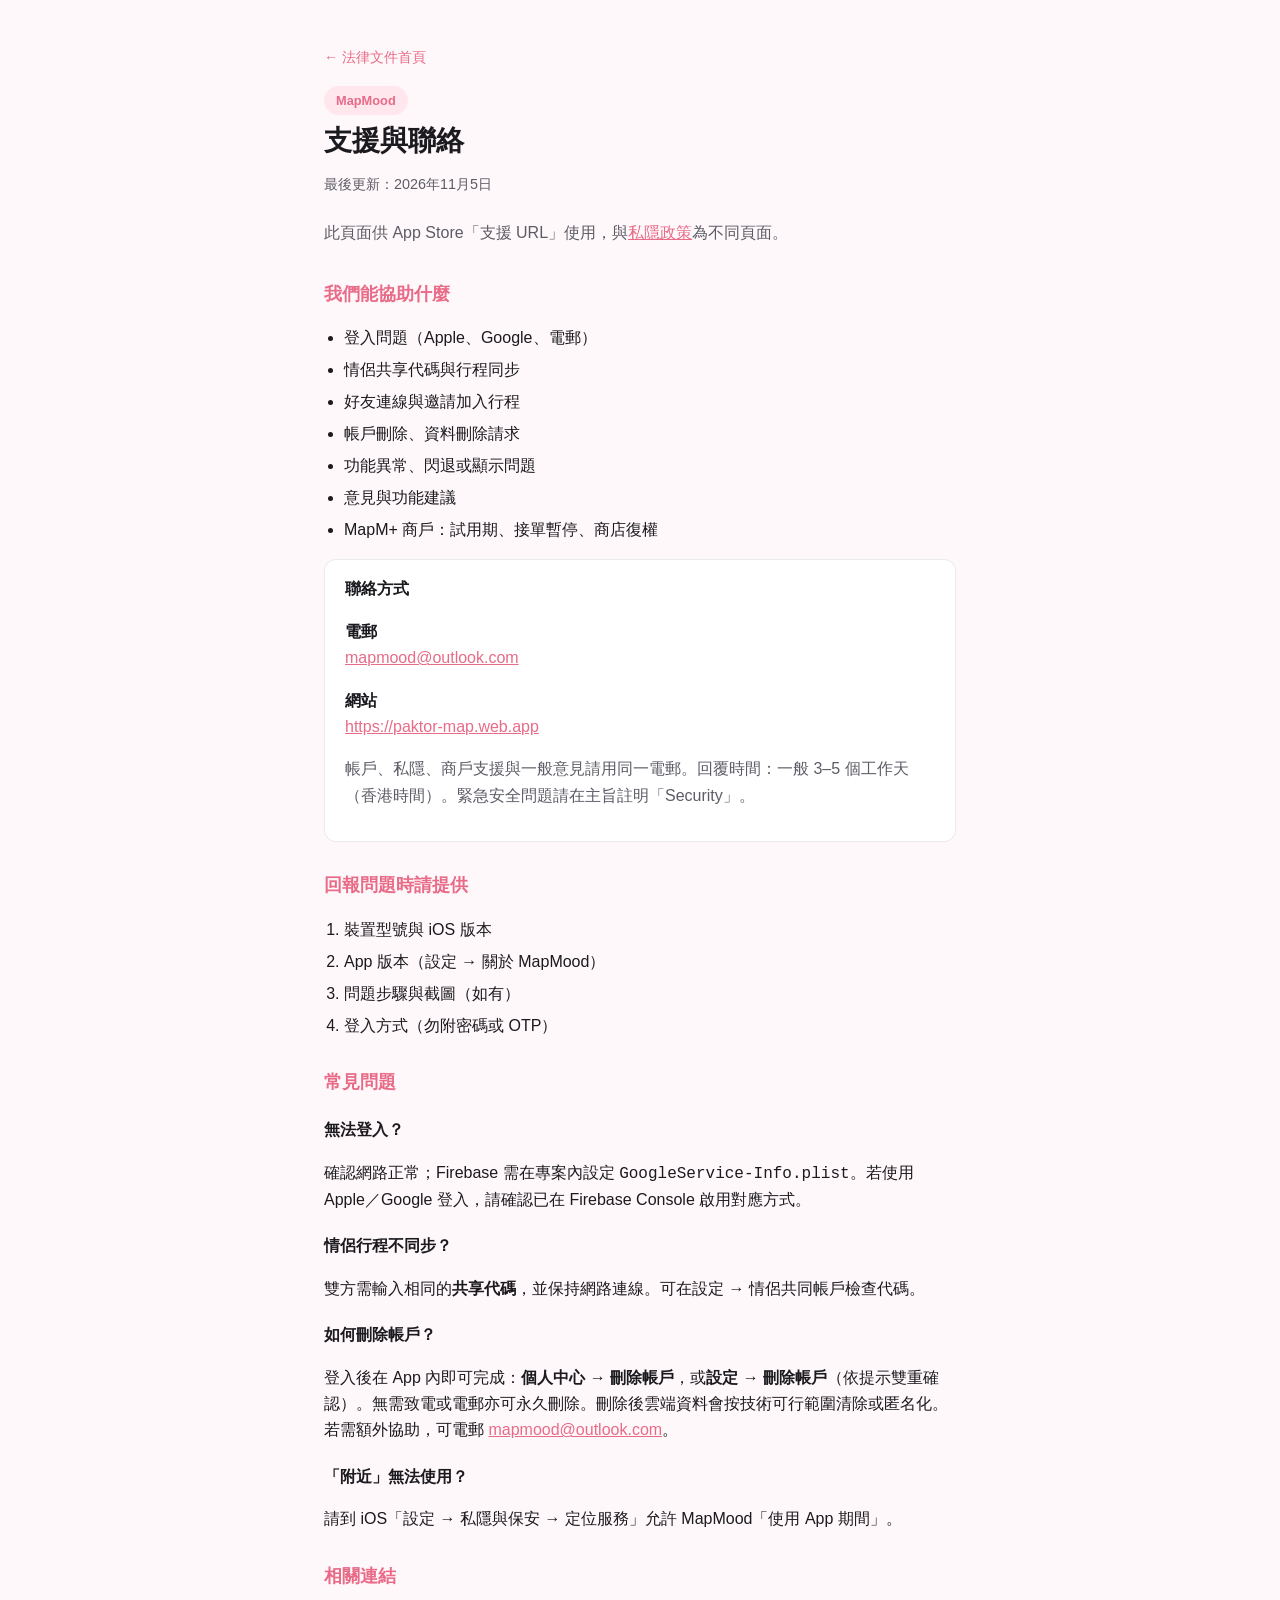
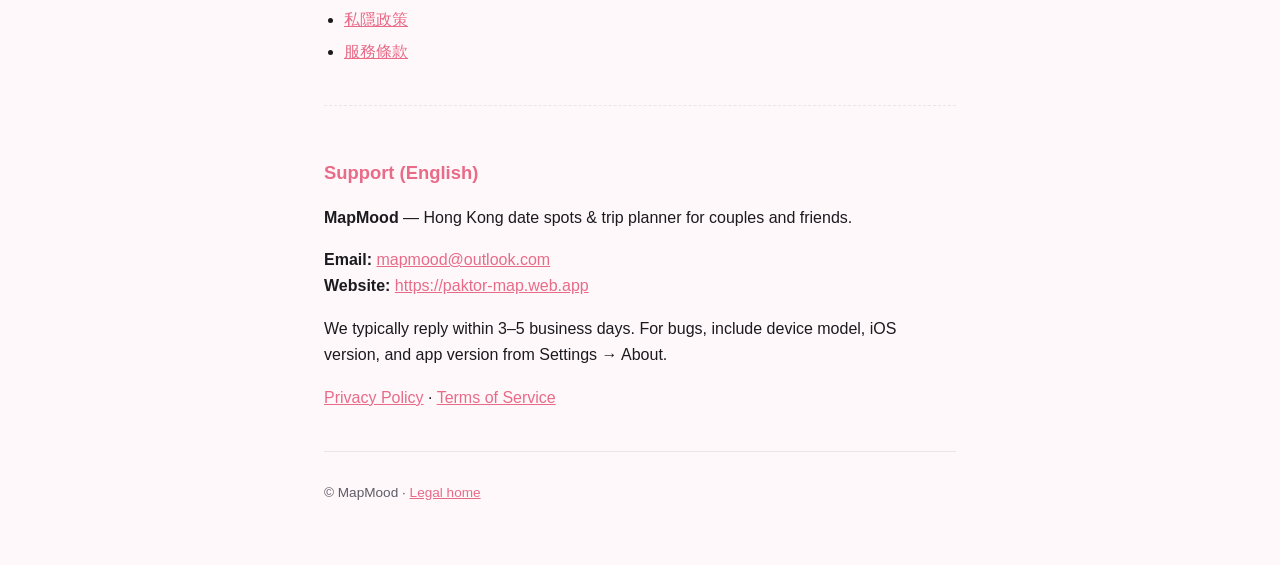
<file: legal/support.html>
<!DOCTYPE html>
<html lang="zh-Hant">
<head>
  <meta charset="utf-8">
  <meta name="viewport" content="width=device-width, initial-scale=1">
  <title>MapMood — 支援 · Support</title>
  <link rel="stylesheet" href="styles.css">
</head>
<body>
  <main class="wrap">
    <p class="nav-top"><a href="../index.html">← 法律文件首頁</a></p>
    <header>
      <p class="badge">MapMood</p>
      <h1>支援與聯絡</h1>
      <p class="updated">最後更新：2026年11月5日</p>
      <p class="lead">此頁面供 App Store「支援 URL」使用，與<a href="privacy.html">私隱政策</a>為不同頁面。</p>
    </header>

    <section lang="zh-Hant">
      <h2>我們能協助什麼</h2>
      <ul>
        <li>登入問題（Apple、Google、電郵）</li>
        <li>情侶共享代碼與行程同步</li>
        <li>好友連線與邀請加入行程</li>
        <li>帳戶刪除、資料刪除請求</li>
        <li>功能異常、閃退或顯示問題</li>
        <li>意見與功能建議</li>
        <li>MapM+ 商戶：試用期、接單暫停、商店復權</li>
      </ul>

      <div class="contact-box">
        <h3 style="margin-top:0">聯絡方式</h3>
        <p><strong>電郵</strong><br>
        <a href="mailto:mapmood@outlook.com">mapmood@outlook.com</a></p>
        <p><strong>網站</strong><br>
        <a href="https://paktor-map.web.app">https://paktor-map.web.app</a></p>
        <p class="muted">帳戶、私隱、商戶支援與一般意見請用同一電郵。回覆時間：一般 3–5 個工作天（香港時間）。緊急安全問題請在主旨註明「Security」。</p>
      </div>

      <h2>回報問題時請提供</h2>
      <ol>
        <li>裝置型號與 iOS 版本</li>
        <li>App 版本（設定 → 關於 MapMood）</li>
        <li>問題步驟與截圖（如有）</li>
        <li>登入方式（勿附密碼或 OTP）</li>
      </ol>

      <h2>常見問題</h2>
      <h3>無法登入？</h3>
      <p>確認網路正常；Firebase 需在專案內設定 <code>GoogleService-Info.plist</code>。若使用 Apple／Google 登入，請確認已在 Firebase Console 啟用對應方式。</p>
      <h3>情侶行程不同步？</h3>
      <p>雙方需輸入相同的<strong>共享代碼</strong>，並保持網路連線。可在設定 → 情侶共同帳戶檢查代碼。</p>
      <h3>如何刪除帳戶？</h3>
      <p>登入後在 App 內即可完成：<strong>個人中心 → 刪除帳戶</strong>，或<strong>設定 → 刪除帳戶</strong>（依提示雙重確認）。無需致電或電郵亦可永久刪除。刪除後雲端資料會按技術可行範圍清除或匿名化。若需額外協助，可電郵 <a href="mailto:mapmood@outlook.com">mapmood@outlook.com</a>。</p>
      <h3>「附近」無法使用？</h3>
      <p>請到 iOS「設定 → 私隱與保安 → 定位服務」允許 MapMood「使用 App 期間」。</p>

      <h2>相關連結</h2>
      <ul>
        <li><a href="privacy.html">私隱政策</a></li>
        <li><a href="terms.html">服務條款</a></li>
      </ul>
    </section>

    <section class="lang-block" lang="en">
      <h2>Support (English)</h2>
      <p><strong>MapMood</strong> — Hong Kong date spots &amp; trip planner for couples and friends.</p>
      <p><strong>Email:</strong> <a href="mailto:mapmood@outlook.com">mapmood@outlook.com</a><br>
      <strong>Website:</strong> <a href="https://paktor-map.web.app">https://paktor-map.web.app</a></p>
      <p>We typically reply within 3–5 business days. For bugs, include device model, iOS version, and app version from Settings → About.</p>
      <p><a href="privacy.html">Privacy Policy</a> · <a href="terms.html">Terms of Service</a></p>
    </section>

    <footer>
      <p>© MapMood · <a href="../index.html">Legal home</a></p>
    </footer>
  </main>
</body>
</html>
</file>
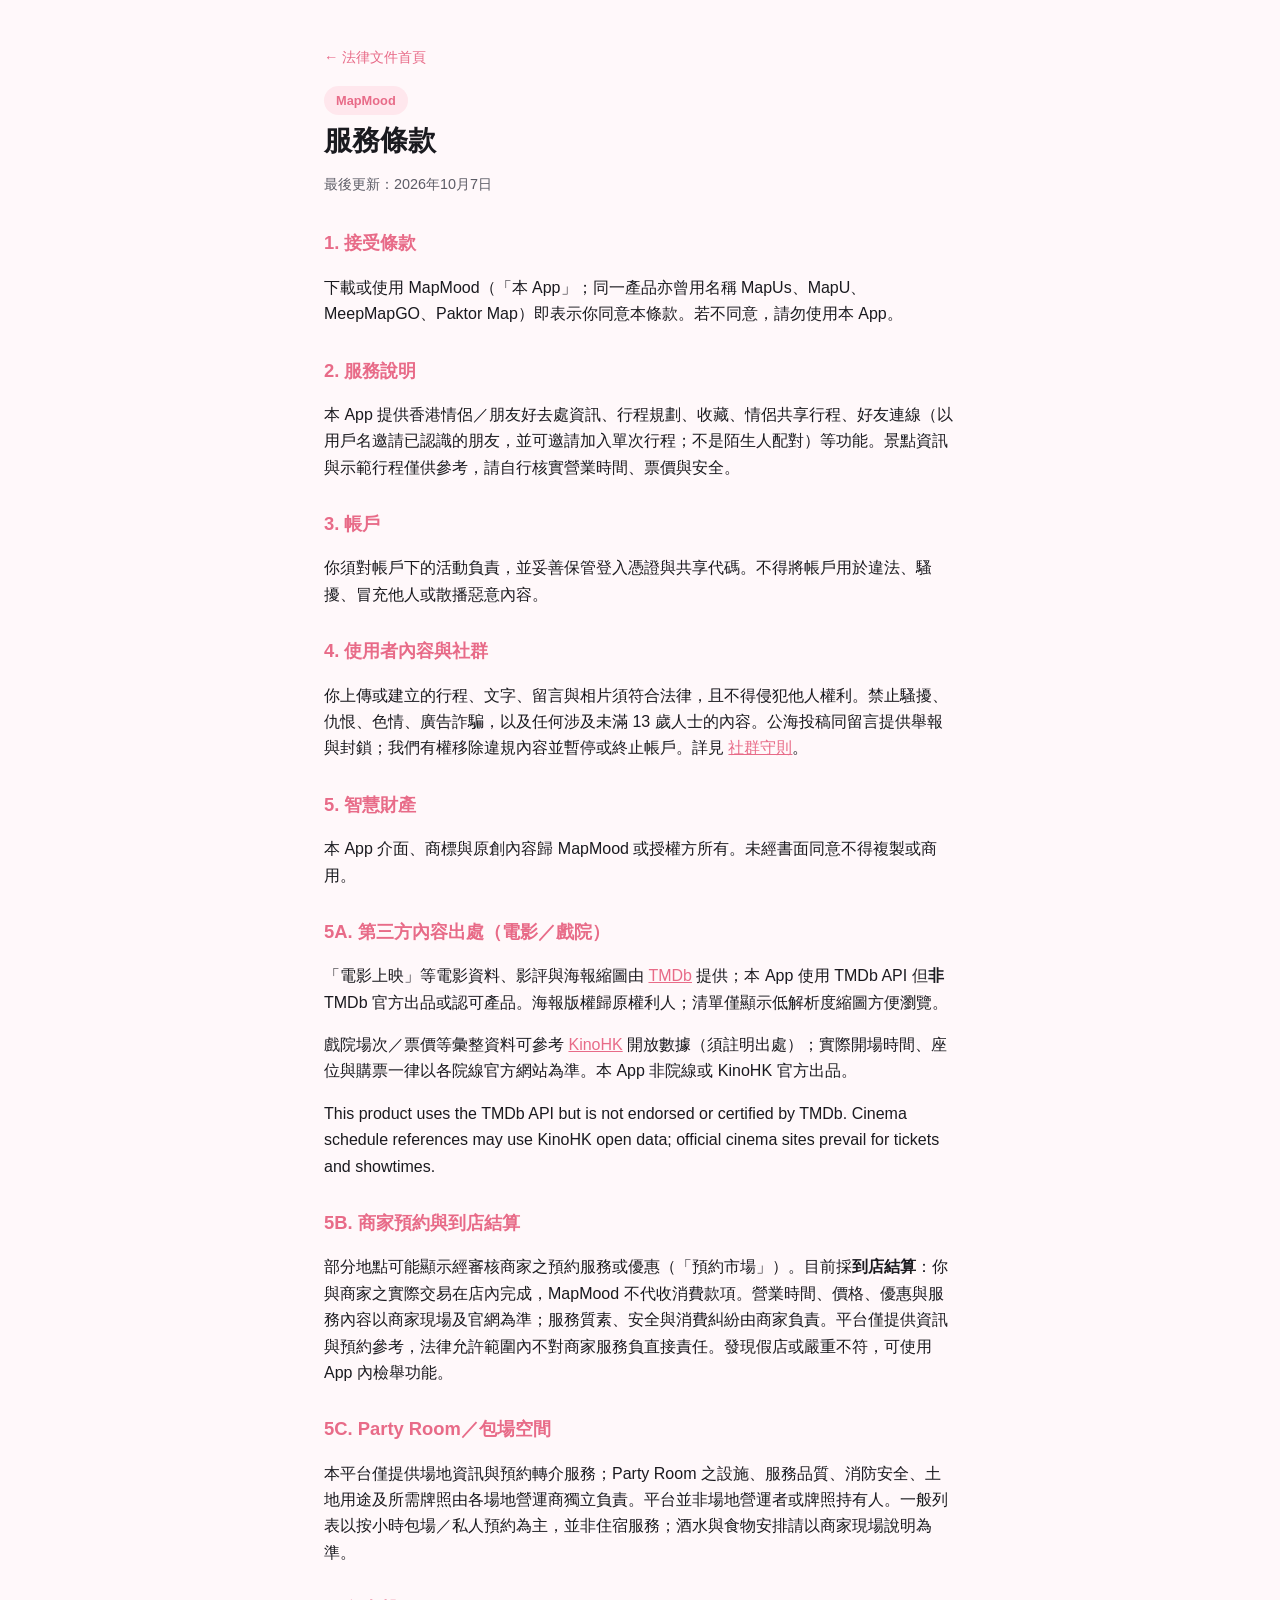
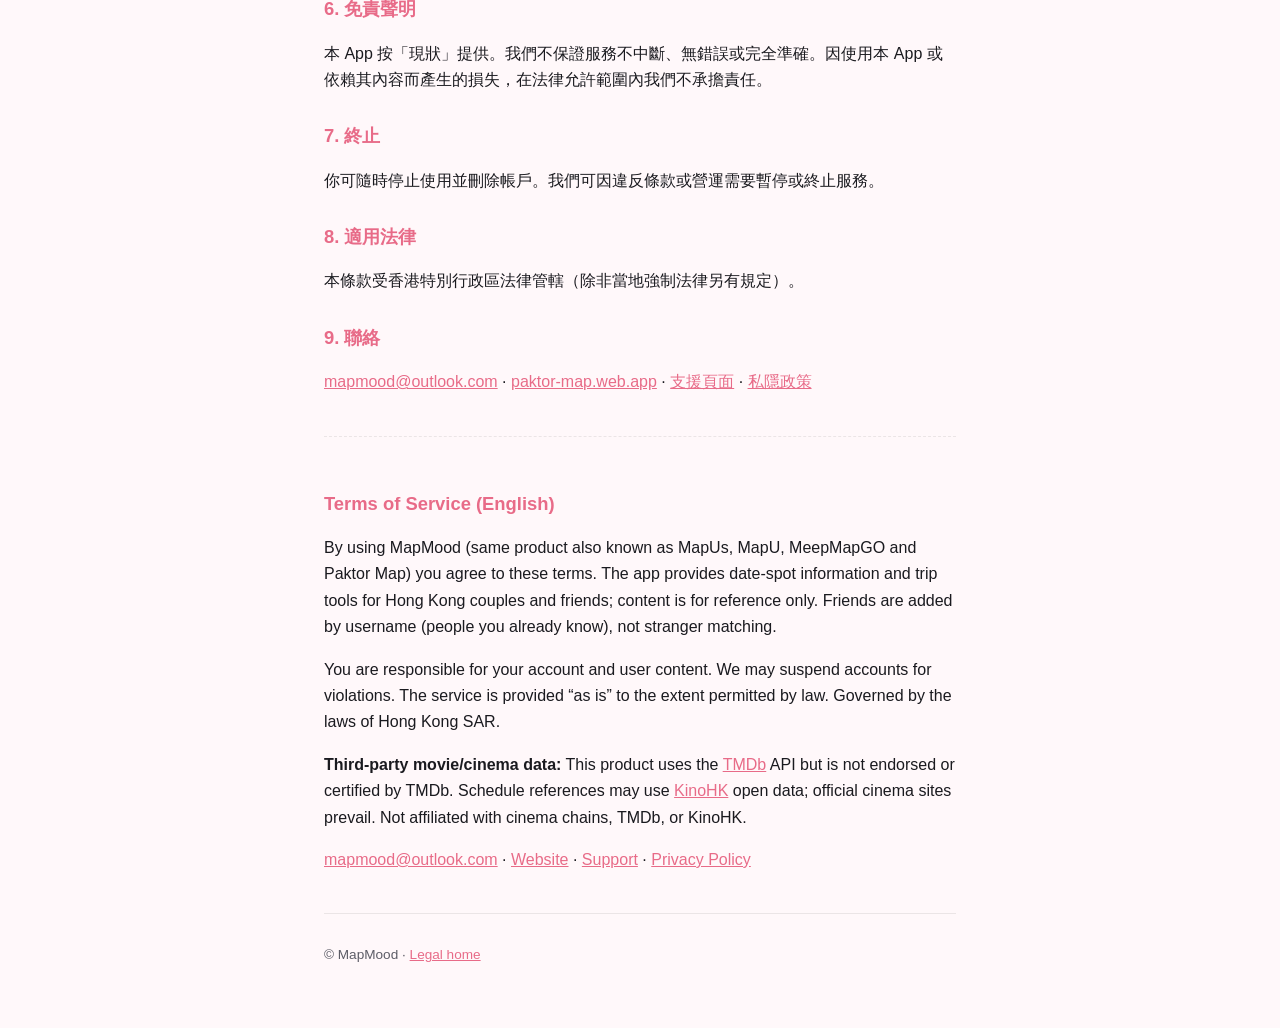
<file: legal/terms.html>
<!DOCTYPE html>
<html lang="zh-Hant">
<head>
  <meta charset="utf-8">
  <meta name="viewport" content="width=device-width, initial-scale=1">
  <title>MapMood — 服務條款 · Terms of Service</title>
  <link rel="stylesheet" href="styles.css">
</head>
<body>
  <main class="wrap">
    <p class="nav-top"><a href="../index.html">← 法律文件首頁</a></p>
    <header>
      <p class="badge">MapMood</p>
      <h1>服務條款</h1>
      <p class="updated">最後更新：2026年10月7日</p>
    </header>

    <section lang="zh-Hant">
      <h2>1. 接受條款</h2>
      <p>下載或使用 MapMood（「本 App」；同一產品亦曾用名稱 MapUs、MapU、MeepMapGO、Paktor Map）即表示你同意本條款。若不同意，請勿使用本 App。</p>

      <h2>2. 服務說明</h2>
      <p>本 App 提供香港情侶／朋友好去處資訊、行程規劃、收藏、情侶共享行程、好友連線（以用戶名邀請已認識的朋友，並可邀請加入單次行程；不是陌生人配對）等功能。景點資訊與示範行程僅供參考，請自行核實營業時間、票價與安全。</p>

      <h2>3. 帳戶</h2>
      <p>你須對帳戶下的活動負責，並妥善保管登入憑證與共享代碼。不得將帳戶用於違法、騷擾、冒充他人或散播惡意內容。</p>

      <h2>4. 使用者內容與社群</h2>
      <p>你上傳或建立的行程、文字、留言與相片須符合法律，且不得侵犯他人權利。禁止騷擾、仇恨、色情、廣告詐騙，以及任何涉及未滿 13 歲人士的內容。公海投稿同留言提供舉報與封鎖；我們有權移除違規內容並暫停或終止帳戶。詳見 <a href="community.html">社群守則</a>。</p>

      <h2>5. 智慧財產</h2>
      <p>本 App 介面、商標與原創內容歸 MapMood 或授權方所有。未經書面同意不得複製或商用。</p>

      <h2>5A. 第三方內容出處（電影／戲院）</h2>
      <p>「電影上映」等電影資料、影評與海報縮圖由 <a href="https://www.themoviedb.org/" rel="noopener">TMDb</a> 提供；本 App 使用 TMDb API 但<strong>非</strong> TMDb 官方出品或認可產品。海報版權歸原權利人；清單僅顯示低解析度縮圖方便瀏覽。</p>
      <p>戲院場次／票價等彙整資料可參考 <a href="https://kinohk.com/" rel="noopener">KinoHK</a> 開放數據（須註明出處）；實際開場時間、座位與購票一律以各院線官方網站為準。本 App 非院線或 KinoHK 官方出品。</p>
      <p>This product uses the TMDb API but is not endorsed or certified by TMDb. Cinema schedule references may use KinoHK open data; official cinema sites prevail for tickets and showtimes.</p>

      <h2>5B. 商家預約與到店結算</h2>
      <p>部分地點可能顯示經審核商家之預約服務或優惠（「預約市場」）。目前採<strong>到店結算</strong>：你與商家之實際交易在店內完成，MapMood 不代收消費款項。營業時間、價格、優惠與服務內容以商家現場及官網為準；服務質素、安全與消費糾紛由商家負責。平台僅提供資訊與預約參考，法律允許範圍內不對商家服務負直接責任。發現假店或嚴重不符，可使用 App 內檢舉功能。</p>

      <h2>5C. Party Room／包場空間</h2>
      <p>本平台僅提供場地資訊與預約轉介服務；Party Room 之設施、服務品質、消防安全、土地用途及所需牌照由各場地營運商獨立負責。平台並非場地營運者或牌照持有人。一般列表以按小時包場／私人預約為主，並非住宿服務；酒水與食物安排請以商家現場說明為準。</p>

      <h2>6. 免責聲明</h2>
      <p>本 App 按「現狀」提供。我們不保證服務不中斷、無錯誤或完全準確。因使用本 App 或依賴其內容而產生的損失，在法律允許範圍內我們不承擔責任。</p>

      <h2>7. 終止</h2>
      <p>你可隨時停止使用並刪除帳戶。我們可因違反條款或營運需要暫停或終止服務。</p>

      <h2>8. 適用法律</h2>
      <p>本條款受香港特別行政區法律管轄（除非當地強制法律另有規定）。</p>

      <h2>9. 聯絡</h2>
      <p><a href="mailto:mapmood@outlook.com">mapmood@outlook.com</a> · <a href="https://paktor-map.web.app">paktor-map.web.app</a> · <a href="support.html">支援頁面</a> · <a href="privacy.html">私隱政策</a></p>
    </section>

    <section class="lang-block" lang="en">
      <h2>Terms of Service (English)</h2>
      <p>By using MapMood (same product also known as MapUs, MapU, MeepMapGO and Paktor Map) you agree to these terms. The app provides date-spot information and trip tools for Hong Kong couples and friends; content is for reference only. Friends are added by username (people you already know), not stranger matching.</p>
      <p>You are responsible for your account and user content. We may suspend accounts for violations. The service is provided “as is” to the extent permitted by law. Governed by the laws of Hong Kong SAR.</p>
      <p><strong>Third-party movie/cinema data:</strong> This product uses the <a href="https://www.themoviedb.org/">TMDb</a> API but is not endorsed or certified by TMDb. Schedule references may use <a href="https://kinohk.com/">KinoHK</a> open data; official cinema sites prevail. Not affiliated with cinema chains, TMDb, or KinoHK.</p>
      <p><a href="mailto:mapmood@outlook.com">mapmood@outlook.com</a> · <a href="https://paktor-map.web.app">Website</a> · <a href="support.html">Support</a> · <a href="privacy.html">Privacy Policy</a></p>
    </section>

    <footer>
      <p>© MapMood · <a href="../index.html">Legal home</a></p>
    </footer>
  </main>
</body>
</html>
</file>
<file: legal/styles.css>
:root {
  --bg: #fff8fa;
  --card: #ffffff;
  --text: #1a1a1f;
  --muted: #5c5c66;
  --accent: #ff87a2;
  --accent-dark: #e86b88;
  --border: rgba(0, 0, 0, 0.08);
  --max: 42rem;
}

* { box-sizing: border-box; }

body {
  margin: 0;
  font-family: -apple-system, BlinkMacSystemFont, "Segoe UI", Roboto, "Helvetica Neue", Arial, sans-serif;
  font-size: 1rem;
  line-height: 1.65;
  color: var(--text);
  background: var(--bg);
}

.wrap {
  max-width: var(--max);
  margin: 0 auto;
  padding: 2rem 1.25rem 3rem;
}

header { margin-bottom: 2rem; }

.badge {
  display: inline-block;
  margin: 0 0 0.5rem;
  padding: 0.25rem 0.75rem;
  font-size: 0.8rem;
  font-weight: 600;
  color: var(--accent-dark);
  background: rgba(255, 135, 162, 0.15);
  border-radius: 999px;
}

h1 {
  font-size: 1.75rem;
  line-height: 1.25;
  margin: 0 0 0.5rem;
}

h2 {
  font-size: 1.15rem;
  margin: 1.75rem 0 0.5rem;
  color: var(--accent-dark);
}

h3 {
  font-size: 1rem;
  margin: 1.25rem 0 0.35rem;
}

.lead, .muted { color: var(--muted); }

.updated {
  font-size: 0.9rem;
  color: var(--muted);
  margin-bottom: 1.5rem;
}

a { color: var(--accent-dark); }

ul, ol { padding-left: 1.25rem; }

li { margin: 0.35rem 0; }

.cards {
  display: grid;
  gap: 1rem;
  margin: 1.5rem 0;
}

.card {
  display: block;
  padding: 1.25rem;
  background: var(--card);
  border: 1px solid var(--border);
  border-radius: 12px;
  text-decoration: none;
  color: inherit;
  box-shadow: 0 2px 8px rgba(0, 0, 0, 0.04);
  transition: border-color 0.15s, transform 0.15s;
}

.card:hover {
  border-color: var(--accent);
  transform: translateY(-1px);
}

.card h2 {
  margin: 0 0 0.35rem;
  font-size: 1.1rem;
  color: var(--text);
}

.card p {
  margin: 0;
  font-size: 0.9rem;
  color: var(--muted);
}

.nav-top {
  margin-bottom: 1rem;
  font-size: 0.9rem;
}

.nav-top a { text-decoration: none; }

footer {
  margin-top: 2.5rem;
  padding-top: 1rem;
  border-top: 1px solid var(--border);
  font-size: 0.85rem;
  color: var(--muted);
}

.lang-block {
  margin-top: 2.5rem;
  padding-top: 1.5rem;
  border-top: 1px dashed var(--border);
}

table.sdk {
  width: 100%;
  border-collapse: collapse;
  font-size: 0.9rem;
  margin: 0.75rem 0;
}

table.sdk th, table.sdk td {
  border: 1px solid var(--border);
  padding: 0.5rem 0.65rem;
  text-align: left;
  vertical-align: top;
}

table.sdk th { background: rgba(255, 135, 162, 0.1); }

.contact-box {
  background: var(--card);
  border: 1px solid var(--border);
  border-radius: 12px;
  padding: 1rem 1.25rem;
  margin: 1rem 0;
}

@media (prefers-color-scheme: dark) {
  :root {
    --bg: #141418;
    --card: #1e1e24;
    --text: #f2f2f5;
    --muted: #a8a8b3;
    --border: rgba(255, 255, 255, 0.1);
  }
}
</file>
